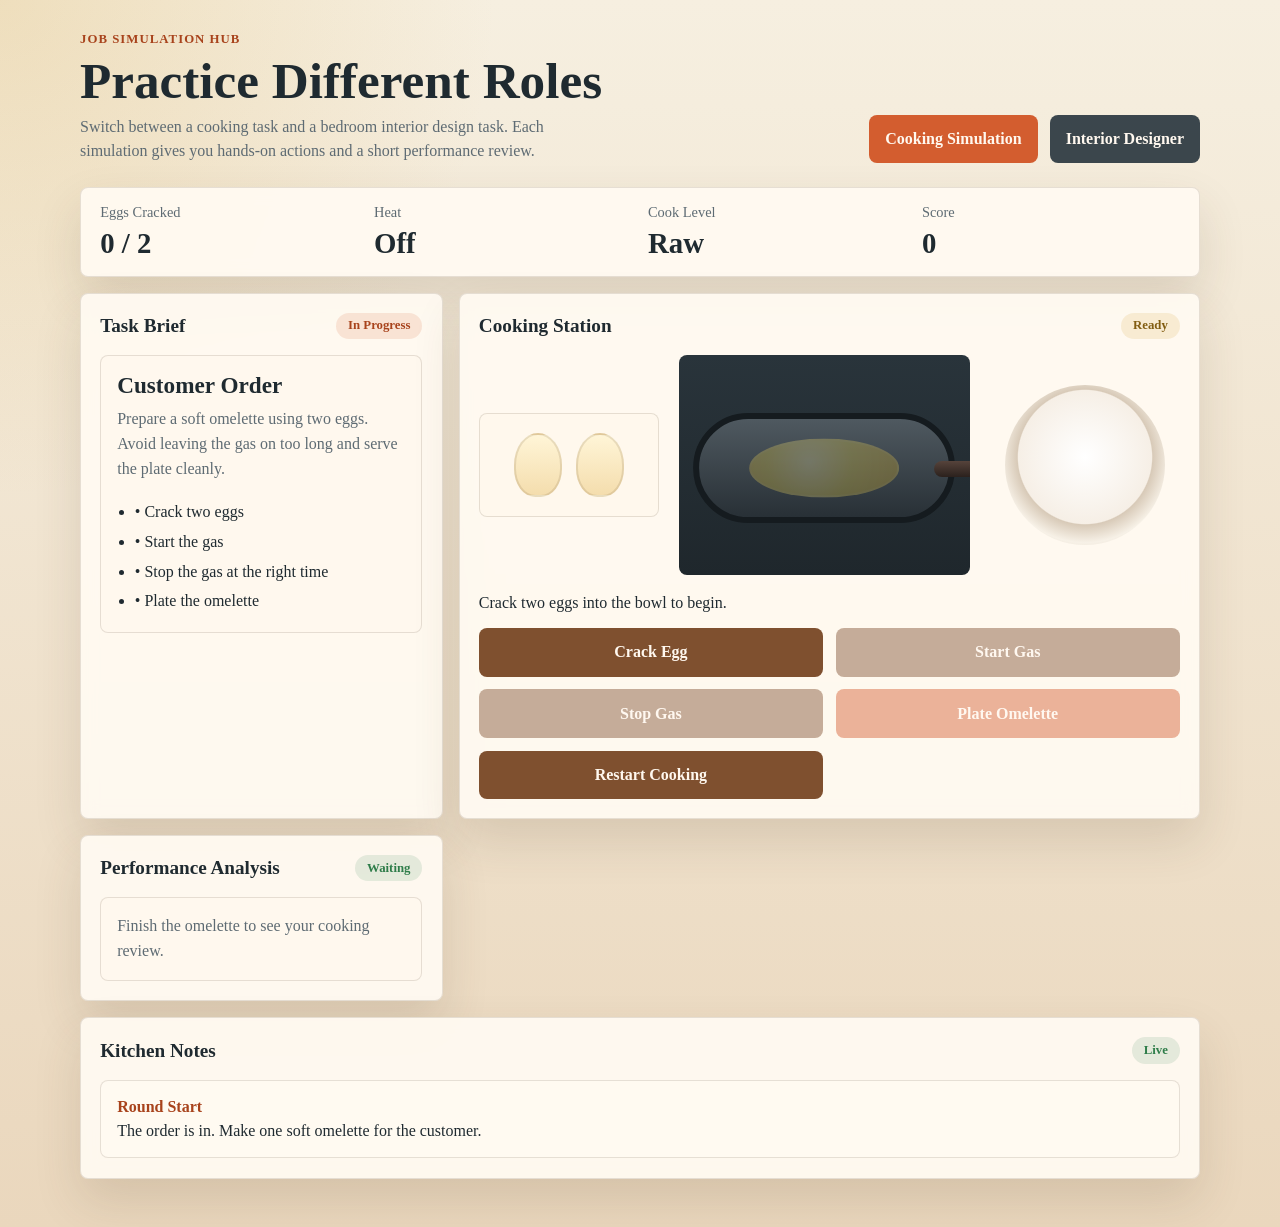
<file: index.html>
<!DOCTYPE html>
<html lang="en">
  <head>
    <meta charset="UTF-8" />
    <meta name="viewport" content="width=device-width, initial-scale=1.0" />
    <title>Job Simulation Hub</title>
    <link rel="stylesheet" href="styles.css" />
  </head>
  <body>
    <main class="app">
      <section class="hero">
        <div>
          <p class="eyebrow">Job Simulation Hub</p>
          <h1>Practice Different Roles</h1>
          <p class="intro">
            Switch between a cooking task and a bedroom interior design task.
            Each simulation gives you hands-on actions and a short performance review.
          </p>
        </div>
        <div class="sim-switch">
          <button id="showCookingBtn" class="accent">Cooking Simulation</button>
          <button id="showInteriorBtn" class="secondary">Interior Designer</button>
        </div>
      </section>

      <section id="cookingSim" class="simulation">
        <section class="dashboard">
          <article class="panel stats">
            <div>
              <span>Eggs Cracked</span>
              <strong id="eggCount">0 / 2</strong>
            </div>
            <div>
              <span>Heat</span>
              <strong id="heatState">Off</strong>
            </div>
            <div>
              <span>Cook Level</span>
              <strong id="cookState">Raw</strong>
            </div>
            <div>
              <span>Score</span>
              <strong id="score">0</strong>
            </div>
          </article>

          <article class="panel order-panel">
            <div class="panel-header">
              <h2>Task Brief</h2>
              <span id="taskTag" class="tag">In Progress</span>
            </div>
            <div class="order-card">
              <h3>Customer Order</h3>
              <p>
                Prepare a soft omelette using two eggs. Avoid leaving the gas on
                too long and serve the plate cleanly.
              </p>
              <ul id="taskSteps" class="steps"></ul>
            </div>
          </article>

          <article class="panel station-panel">
            <div class="panel-header">
              <h2>Cooking Station</h2>
              <span id="stationStatus" class="tag warm">Ready</span>
            </div>

            <div class="kitchen-scene">
              <div class="egg-tray">
                <div class="egg" id="egg1"><span class="crack-mark"></span></div>
                <div class="egg" id="egg2"><span class="crack-mark"></span></div>
              </div>

              <div class="stove">
                <div id="flame" class="flame off"></div>
                <div class="pan">
                  <div id="omelette" class="omelette raw"></div>
                </div>
              </div>

              <div class="plate-area">
                <div class="plate">
                  <div id="servedOmelette" class="served-omelette"></div>
                </div>
              </div>
            </div>

            <div class="meter-block">
              <div class="progress-bar">
                <div id="cookFill" class="progress-fill"></div>
              </div>
              <p id="progressLabel">Crack two eggs into the bowl to begin.</p>
            </div>

            <div class="actions">
              <button id="crackBtn">Crack Egg</button>
              <button id="gasBtn">Start Gas</button>
              <button id="stopBtn">Stop Gas</button>
              <button id="plateBtn" class="accent">Plate Omelette</button>
              <button id="restartBtn">Restart Cooking</button>
            </div>
          </article>

          <article class="panel analysis-panel">
            <div class="panel-header">
              <h2>Performance Analysis</h2>
              <span id="analysisTag" class="tag neutral">Waiting</span>
            </div>
            <div id="analysis" class="analysis">
              Finish the omelette to see your cooking review.
            </div>
          </article>

          <article class="panel log-panel">
            <div class="panel-header">
              <h2>Kitchen Notes</h2>
              <span class="tag neutral">Live</span>
            </div>
            <div id="log" class="log"></div>
          </article>
        </section>
      </section>

      <section id="interiorSim" class="simulation hidden">
        <section class="dashboard">
          <article class="panel stats">
            <div>
              <span>Placed Items</span>
              <strong id="placedCount">0 / 5</strong>
            </div>
            <div>
              <span>Selected</span>
              <strong id="selectedItem">None</strong>
            </div>
            <div>
              <span>Style Score</span>
              <strong id="interiorScore">0</strong>
            </div>
            <div>
              <span>Review</span>
              <strong id="interiorStatus">Planning</strong>
            </div>
          </article>

          <article class="panel order-panel">
            <div class="panel-header">
              <h2>Design Brief</h2>
              <span id="designTag" class="tag">Arrange Room</span>
            </div>
            <div class="order-card">
              <h3>Bedroom Client</h3>
              <p>
                Build a simple bedroom in a plain empty room. Add the bed,
                lamp, fan, stairs, and curtains in positions that feel natural and useful.
              </p>
              <div class="brief-notes">
                <span>Bed in a resting zone</span>
                <span>Curtains near window</span>
                <span>Keep movement open</span>
              </div>
              <ul id="designSteps" class="steps"></ul>
            </div>
          </article>

          <article class="panel station-panel">
            <div class="panel-header">
              <h2>Bedroom Layout</h2>
              <span id="designStation" class="tag warm">Arrange Furniture</span>
            </div>

            <div class="design-layout">
              <div class="furniture-bank">
                <button class="furniture-btn furniture-bed" data-item="bed" draggable="true">
                  <span class="furniture-icon"></span>
                  <span class="furniture-copy">
                    <strong>Bed</strong>
                    <small>Main sleep area</small>
                  </span>
                </button>
                <button class="furniture-btn furniture-lamp" data-item="lamp" draggable="true">
                  <span class="furniture-icon"></span>
                  <span class="furniture-copy">
                    <strong>Lamp</strong>
                    <small>Soft night lighting</small>
                  </span>
                </button>
                <button class="furniture-btn furniture-fan" data-item="fan" draggable="true">
                  <span class="furniture-icon"></span>
                  <span class="furniture-copy">
                    <strong>Fan</strong>
                    <small>Ceiling comfort</small>
                  </span>
                </button>
                <button class="furniture-btn furniture-stairs" data-item="stairs" draggable="true">
                  <span class="furniture-icon"></span>
                  <span class="furniture-copy">
                    <strong>Stairs</strong>
                    <small>Upper access point</small>
                  </span>
                </button>
                <button class="furniture-btn furniture-curtains" data-item="curtains" draggable="true">
                  <span class="furniture-icon"></span>
                  <span class="furniture-copy">
                    <strong>Curtains</strong>
                    <small>Window treatment</small>
                  </span>
                </button>
              </div>

              <div class="room-board">
                <div class="window-label">Window Wall</div>
                <div class="door-label">Entry</div>
                <button class="drop-spot spot-window-left" data-zone="window-left">Window Left</button>
                <button class="drop-spot spot-window-center" data-zone="window-center">Window Center</button>
                <button class="drop-spot spot-window-right" data-zone="window-right">Window Right</button>
                <button class="drop-spot spot-center-left" data-zone="center-left">Center Left</button>
                <button class="drop-spot spot-center" data-zone="center">Center</button>
                <button class="drop-spot spot-center-right" data-zone="center-right">Center Right</button>
                <button class="drop-spot spot-floor-left" data-zone="floor-left">Floor Left</button>
                <button class="drop-spot spot-floor-center" data-zone="floor-center">Floor Center</button>
                <button class="drop-spot spot-floor-right" data-zone="floor-right">Floor Right</button>
                <div id="placedItemsLayer" class="placed-items-layer"></div>
              </div>
            </div>

            <div class="actions">
              <button id="submitDesignBtn" class="accent">Submit Design</button>
              <button id="resetDesignBtn">Reset Bedroom</button>
            </div>
          </article>

          <article class="panel analysis-panel">
            <div class="panel-header">
              <h2>Design Analysis</h2>
              <span id="designAnalysisTag" class="tag neutral">Waiting</span>
            </div>
            <div id="designAnalysis" class="analysis">
              Arrange the furniture and submit the layout to see your review.
            </div>
          </article>

          <article class="panel log-panel">
            <div class="panel-header">
              <h2>Designer Notes</h2>
              <span class="tag neutral">Live</span>
            </div>
            <div id="designLog" class="log"></div>
          </article>
        </section>
      </section>
    </main>

    <script src="script.js"></script>
  </body>
</html>
</file>
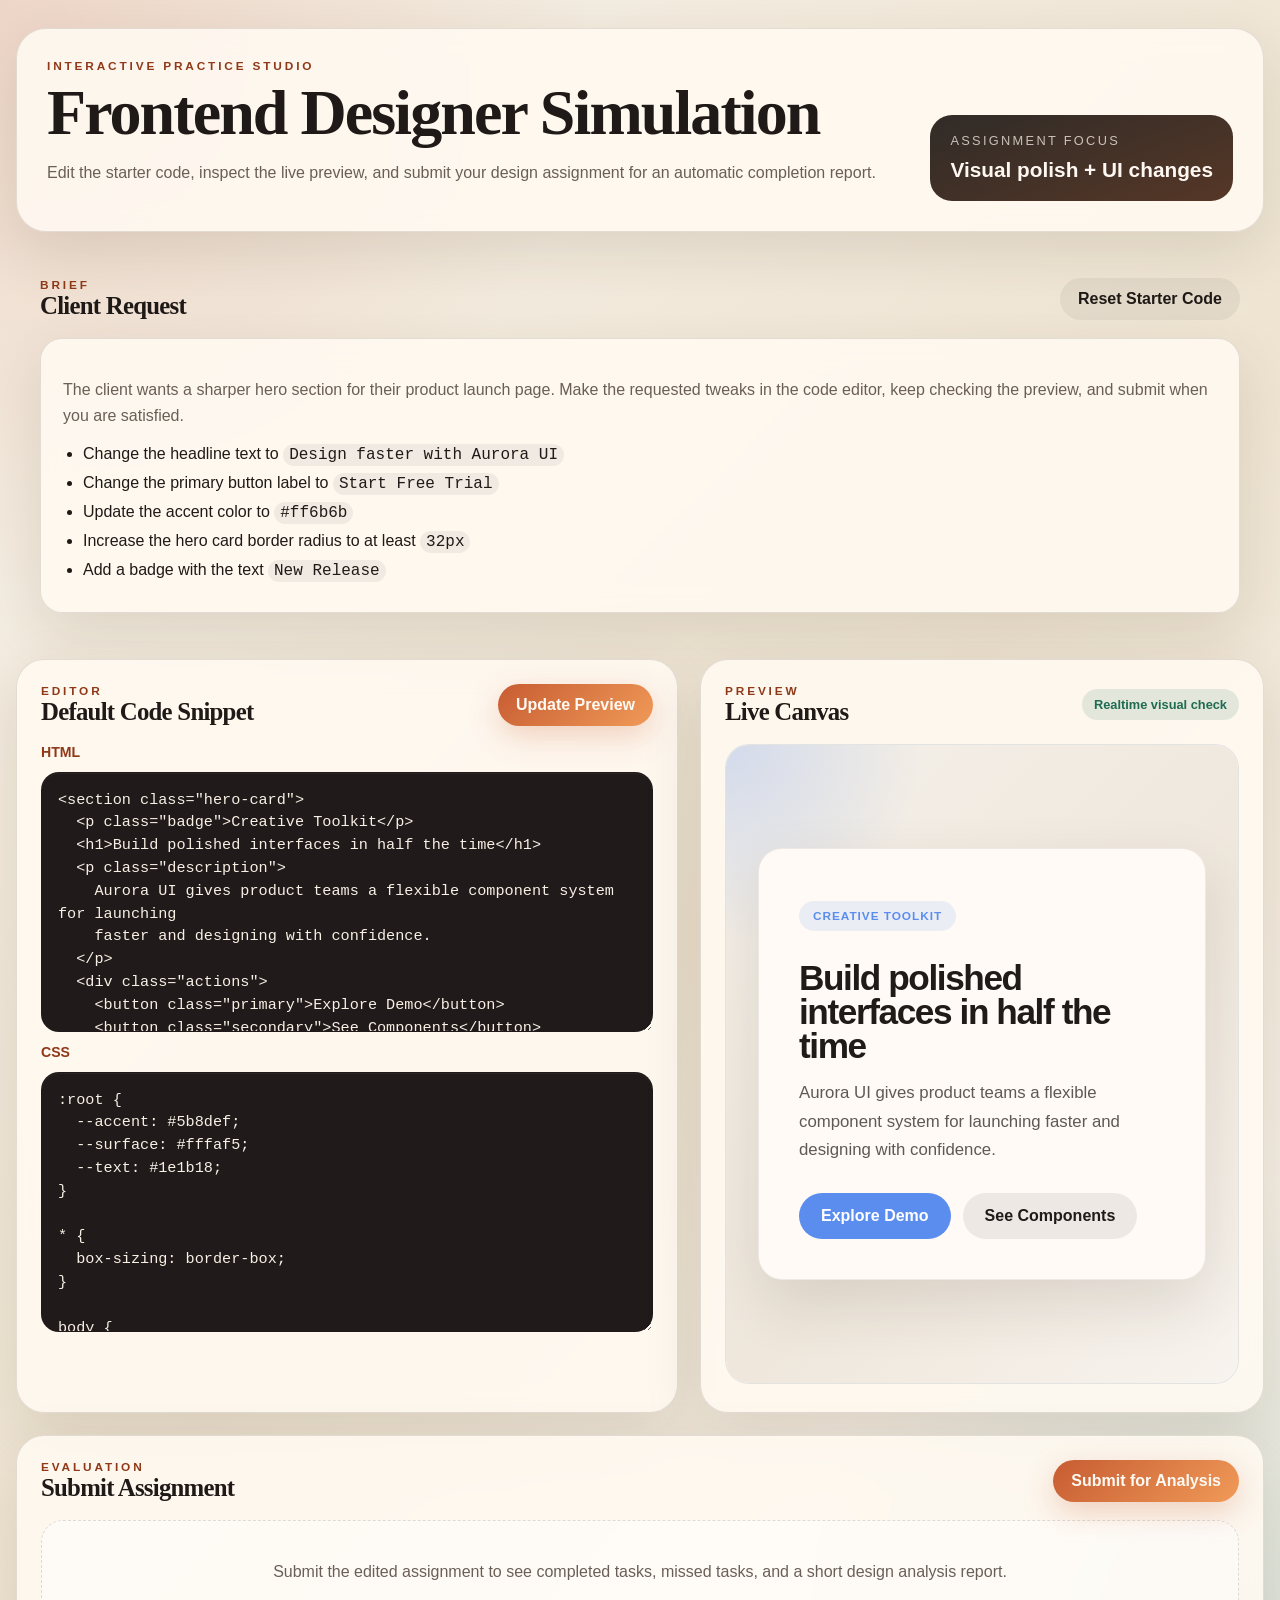
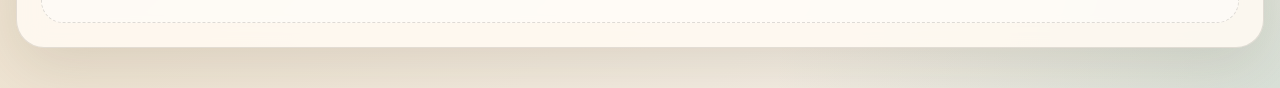
<file: index (7).html>
<!DOCTYPE html>
<html lang="en">
  <head>
    <meta charset="UTF-8" />
    <meta name="viewport" content="width=device-width, initial-scale=1.0" />
    <title>Frontend Designer Simulation</title>
    <link rel="stylesheet" href="styles (1).css" />
  </head>
  <body>
    <div class="page-shell">
      <header class="hero">
        <div>
          <p class="eyebrow">Interactive Practice Studio</p>
          <h1>Frontend Designer Simulation</h1>
          <p class="hero-copy">
            Edit the starter code, inspect the live preview, and submit your
            design assignment for an automatic completion report.
          </p>
        </div>
        <div class="hero-scorecard">
          <span>Assignment Focus</span>
          <strong>Visual polish + UI changes</strong>
        </div>
      </header>

      <main class="workspace">
        <section class="brief-panel">
          <div class="panel-heading">
            <div>
              <p class="eyebrow">Brief</p>
              <h2>Client Request</h2>
            </div>
            <button id="resetBtn" class="ghost-button" type="button">
              Reset Starter Code
            </button>
          </div>

          <div class="brief-card">
            <p>
              The client wants a sharper hero section for their product launch
              page. Make the requested tweaks in the code editor, keep checking
              the preview, and submit when you are satisfied.
            </p>

            <ul class="task-list" id="taskList">
              <li data-task="headline">
                Change the headline text to
                <code>Design faster with Aurora UI</code>
              </li>
              <li data-task="button">
                Change the primary button label to
                <code>Start Free Trial</code>
              </li>
              <li data-task="accent">
                Update the accent color to <code>#ff6b6b</code>
              </li>
              <li data-task="radius">
                Increase the hero card border radius to at least
                <code>32px</code>
              </li>
              <li data-task="badge">
                Add a badge with the text <code>New Release</code>
              </li>
            </ul>
          </div>
        </section>

        <section class="editor-preview-grid">
          <section class="editor-panel">
            <div class="panel-heading">
              <div>
                <p class="eyebrow">Editor</p>
                <h2>Default Code Snippet</h2>
              </div>
              <button id="previewBtn" class="primary-button" type="button">
                Update Preview
              </button>
            </div>

            <div class="editor-stack">
              <label class="editor-label" for="htmlEditor">HTML</label>
              <textarea id="htmlEditor" spellcheck="false"></textarea>
              <label class="editor-label" for="cssEditor">CSS</label>
              <textarea id="cssEditor" spellcheck="false"></textarea>
            </div>
          </section>

          <section class="preview-panel">
            <div class="panel-heading">
              <div>
                <p class="eyebrow">Preview</p>
                <h2>Live Canvas</h2>
              </div>
              <span class="preview-pill">Realtime visual check</span>
            </div>
            <iframe
              id="previewFrame"
              title="Live preview for assignment"
            ></iframe>
          </section>
        </section>

        <section class="submission-panel">
          <div class="panel-heading">
            <div>
              <p class="eyebrow">Evaluation</p>
              <h2>Submit Assignment</h2>
            </div>
            <button id="submitBtn" class="primary-button" type="button">
              Submit for Analysis
            </button>
          </div>

          <div id="report" class="report empty">
            <p>
              Submit the edited assignment to see completed tasks, missed tasks,
              and a short design analysis report.
            </p>
          </div>
        </section>
      </main>
    </div>

    <script src="script_copy.js"></script>
  </body>
</html>
</file>
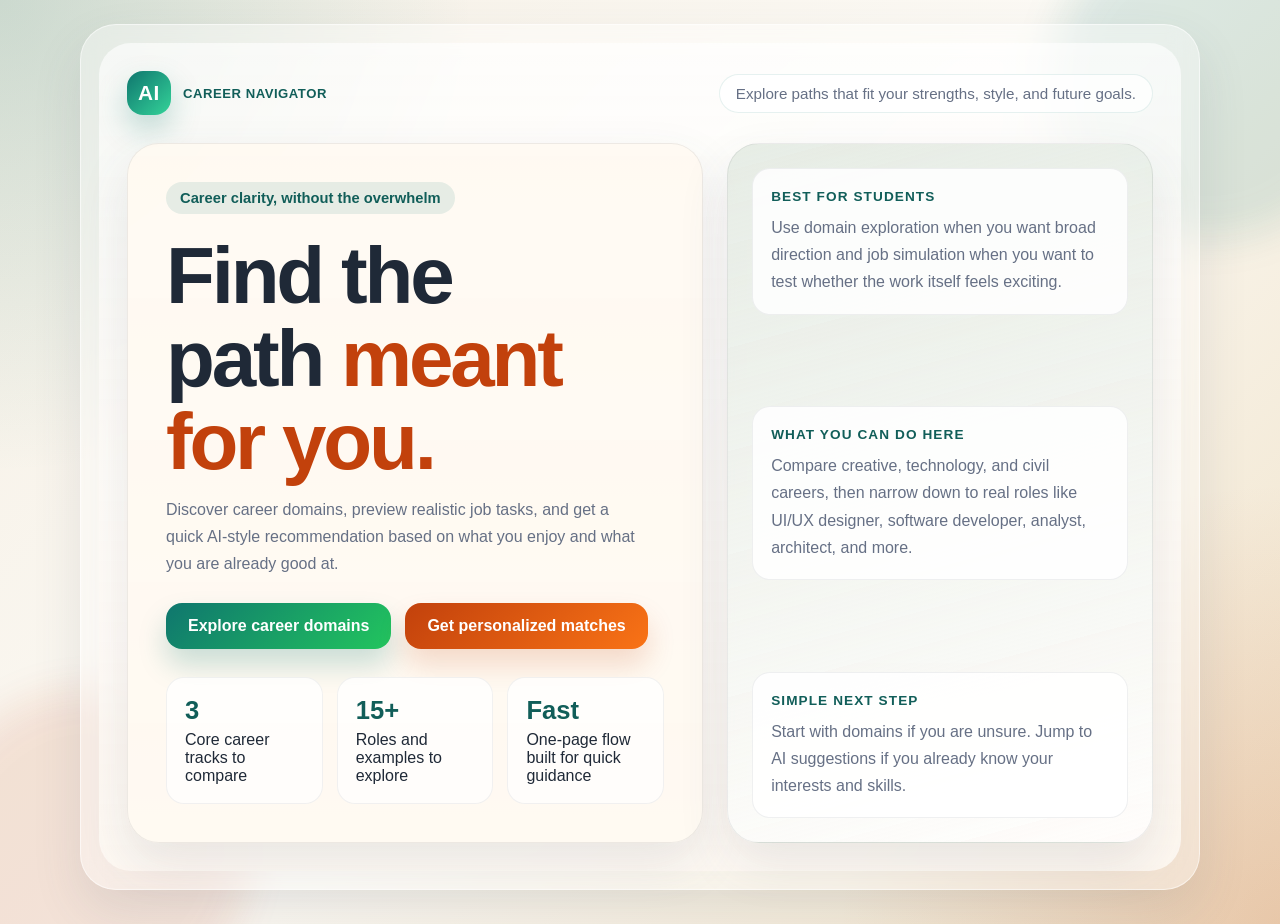
<file: index (8).html>
<!DOCTYPE html>
<html lang="en">
<head>
  <meta charset="UTF-8">
  <meta name="viewport" content="width=device-width, initial-scale=1.0">
  <title>AI Career Navigator</title>

  <style>
    :root {
      --bg: #f5efe4;
      --bg-accent: #efe1c7;
      --surface: rgba(255, 250, 242, 0.86);
      --surface-strong: #fffaf3;
      --text: #1f2937;
      --muted: #667085;
      --primary: #0f766e;
      --primary-deep: #115e59;
      --secondary: #c2410c;
      --secondary-soft: #fed7aa;
      --border: rgba(31, 41, 55, 0.08);
      --shadow: 0 22px 50px rgba(75, 85, 99, 0.12);
      --radius-xl: 32px;
      --radius-lg: 24px;
      --radius-md: 18px;
      --radius-sm: 14px;
    }

    * {
      box-sizing: border-box;
    }

    body {
      margin: 0;
      min-height: 100vh;
      font-family: "Trebuchet MS", "Aptos", sans-serif;
      color: var(--text);
      background:
        radial-gradient(circle at top left, rgba(15, 118, 110, 0.18), transparent 30%),
        radial-gradient(circle at bottom right, rgba(194, 65, 12, 0.16), transparent 28%),
        linear-gradient(135deg, var(--bg), #fcfaf5 50%, var(--bg-accent));
    }

    body::before,
    body::after {
      content: "";
      position: fixed;
      inset: auto;
      width: 320px;
      height: 320px;
      border-radius: 50%;
      filter: blur(20px);
      z-index: 0;
      pointer-events: none;
      opacity: 0.65;
    }

    body::before {
      top: -80px;
      right: -90px;
      background: rgba(15, 118, 110, 0.2);
    }

    body::after {
      bottom: -110px;
      left: -70px;
      background: rgba(194, 65, 12, 0.18);
    }

    .app-shell {
      position: relative;
      z-index: 1;
      width: min(1120px, calc(100% - 32px));
      margin: 24px auto;
      padding: 18px;
      border: 1px solid rgba(255, 255, 255, 0.55);
      border-radius: 36px;
      background: rgba(255, 255, 255, 0.38);
      backdrop-filter: blur(14px);
      box-shadow: var(--shadow);
    }

    .screen {
      display: none;
      min-height: calc(100vh - 84px);
      padding: 28px;
      border-radius: var(--radius-xl);
      background: linear-gradient(180deg, rgba(255, 255, 255, 0.62), rgba(255, 250, 244, 0.88));
      animation: fadeUp 0.45s ease;
    }

    .screen.active {
      display: block;
    }

    @keyframes fadeUp {
      from {
        opacity: 0;
        transform: translateY(18px);
      }
      to {
        opacity: 1;
        transform: translateY(0);
      }
    }

    .topbar {
      display: flex;
      align-items: center;
      justify-content: space-between;
      gap: 18px;
      margin-bottom: 28px;
    }

    .brand {
      display: flex;
      align-items: center;
      gap: 12px;
      font-weight: 700;
      letter-spacing: 0.04em;
      text-transform: uppercase;
      color: var(--primary-deep);
      font-size: 0.82rem;
    }

    .brand-mark {
      display: inline-flex;
      align-items: center;
      justify-content: center;
      width: 44px;
      height: 44px;
      border-radius: 16px;
      background: linear-gradient(135deg, var(--primary), #34d399);
      color: white;
      font-size: 1.3rem;
      box-shadow: 0 14px 30px rgba(15, 118, 110, 0.26);
    }

    .top-note {
      padding: 10px 16px;
      border-radius: 999px;
      background: rgba(255, 255, 255, 0.72);
      border: 1px solid rgba(15, 118, 110, 0.1);
      color: var(--muted);
      font-size: 0.95rem;
    }

    .hero {
      display: grid;
      grid-template-columns: 1.15fr 0.85fr;
      gap: 24px;
      align-items: stretch;
    }

    .hero-copy,
    .hero-panel,
    .section-panel,
    .results-panel,
    .simulation-panel {
      border-radius: var(--radius-xl);
      background: var(--surface);
      border: 1px solid var(--border);
      box-shadow: var(--shadow);
    }

    .hero-copy {
      padding: 38px;
    }

    .eyebrow {
      display: inline-flex;
      align-items: center;
      gap: 8px;
      padding: 8px 14px;
      margin-bottom: 20px;
      border-radius: 999px;
      background: rgba(15, 118, 110, 0.1);
      color: var(--primary-deep);
      font-size: 0.92rem;
      font-weight: 700;
    }

    h1,
    h2 {
      margin: 0 0 12px;
      line-height: 1.04;
      letter-spacing: -0.04em;
    }

    h1 {
      font-size: clamp(2.8rem, 7vw, 5rem);
      max-width: 9ch;
    }

    h2 {
      font-size: clamp(2rem, 4vw, 3rem);
    }

    .gradient {
      color: var(--secondary);
    }

    p {
      margin: 0;
      color: var(--muted);
      line-height: 1.7;
      font-size: 1rem;
    }

    .hero-text {
      max-width: 54ch;
      margin-bottom: 26px;
    }

    .cta-row,
    .secondary-row,
    .action-row {
      display: flex;
      flex-wrap: wrap;
      gap: 14px;
      align-items: center;
    }

    .btn,
    .back-btn {
      appearance: none;
      border: none;
      cursor: pointer;
      font: inherit;
      transition: transform 0.22s ease, box-shadow 0.22s ease, background 0.22s ease;
    }

    .btn {
      padding: 14px 22px;
      border-radius: 16px;
      background: linear-gradient(135deg, var(--primary), #22c55e);
      color: white;
      font-weight: 700;
      box-shadow: 0 16px 28px rgba(15, 118, 110, 0.22);
    }

    .btn.secondary {
      background: linear-gradient(135deg, var(--secondary), #f97316);
      box-shadow: 0 16px 28px rgba(194, 65, 12, 0.18);
    }

    .back-btn,
    .btn.ghost {
      padding: 13px 20px;
      border-radius: 16px;
      background: rgba(255, 255, 255, 0.8);
      color: var(--text);
      border: 1px solid rgba(31, 41, 55, 0.08);
      box-shadow: 0 10px 24px rgba(148, 163, 184, 0.16);
    }

    .btn:hover,
    .back-btn:hover,
    .card:hover,
    .domain-card:hover {
      transform: translateY(-3px);
    }

    .highlights {
      display: grid;
      grid-template-columns: repeat(3, minmax(0, 1fr));
      gap: 14px;
      margin-top: 28px;
    }

    .stat {
      padding: 18px;
      border-radius: var(--radius-md);
      background: rgba(255, 255, 255, 0.76);
      border: 1px solid rgba(31, 41, 55, 0.06);
    }

    .stat strong {
      display: block;
      margin-bottom: 6px;
      font-size: 1.6rem;
      color: var(--primary-deep);
    }

    .hero-panel {
      padding: 24px;
      display: flex;
      flex-direction: column;
      justify-content: space-between;
      background:
        linear-gradient(165deg, rgba(15, 118, 110, 0.1), rgba(255, 255, 255, 0.75)),
        var(--surface);
    }

    .hero-panel .mini-card {
      padding: 18px;
      border-radius: var(--radius-md);
      background: rgba(255, 255, 255, 0.88);
      border: 1px solid rgba(31, 41, 55, 0.07);
      margin-bottom: 14px;
    }

    .mini-card:last-child {
      margin-bottom: 0;
    }

    .mini-label {
      display: inline-block;
      margin-bottom: 10px;
      color: var(--primary-deep);
      font-weight: 700;
      font-size: 0.85rem;
      text-transform: uppercase;
      letter-spacing: 0.08em;
    }

    .section-panel,
    .results-panel,
    .simulation-panel {
      padding: 34px;
    }

    .section-header {
      display: flex;
      align-items: end;
      justify-content: space-between;
      gap: 16px;
      margin-bottom: 24px;
    }

    .section-header p {
      max-width: 46ch;
    }

    .vertical-cards,
    .card-grid,
    .option-grid,
    .result-grid {
      display: grid;
      gap: 18px;
    }

    .vertical-cards {
      grid-template-columns: repeat(3, minmax(0, 1fr));
    }

    .card-grid,
    .option-grid,
    .result-grid {
      grid-template-columns: repeat(auto-fit, minmax(220px, 1fr));
    }

    .card-grid {
      grid-template-columns: repeat(auto-fit, minmax(260px, 320px));
      justify-content: center;
    }

    .domain-card,
    .card,
    .option {
      padding: 22px;
      border-radius: var(--radius-lg);
      background: rgba(255, 255, 255, 0.86);
      border: 1px solid rgba(31, 41, 55, 0.07);
      box-shadow: 0 16px 32px rgba(148, 163, 184, 0.12);
      transition: transform 0.22s ease, box-shadow 0.22s ease, border-color 0.22s ease;
    }

    .domain-card {
      text-align: left;
      cursor: pointer;
    }

    .domain-card:hover,
    .card:hover {
      border-color: rgba(15, 118, 110, 0.25);
      box-shadow: 0 22px 42px rgba(15, 118, 110, 0.14);
    }

    .domain-icon,
    .card-icon {
      display: inline-flex;
      align-items: center;
      justify-content: center;
      width: 48px;
      height: 48px;
      margin-bottom: 16px;
      border-radius: 16px;
      background: linear-gradient(135deg, rgba(15, 118, 110, 0.14), rgba(34, 197, 94, 0.2));
      color: var(--primary-deep);
      font-size: 1.3rem;
    }

    .domain-card h3,
    .card h3,
    .result-card h3 {
      margin: 0 0 8px;
      font-size: 1.2rem;
    }

    .domain-card small,
    .card small {
      display: block;
      color: var(--muted);
      line-height: 1.6;
      font-size: 0.96rem;
    }

    .card {
      cursor: pointer;
      text-align: left;
    }

    .card .tag,
    .chip {
      display: inline-flex;
      align-items: center;
      gap: 8px;
      padding: 7px 12px;
      border-radius: 999px;
      background: rgba(15, 118, 110, 0.1);
      color: var(--primary-deep);
      font-size: 0.82rem;
      font-weight: 700;
      margin-bottom: 12px;
    }

    .form-grid {
      display: grid;
      grid-template-columns: repeat(3, minmax(0, 1fr));
      gap: 16px;
      margin: 24px 0;
    }

    label {
      display: block;
      text-align: left;
      font-weight: 700;
      margin-bottom: 8px;
      font-size: 0.95rem;
      color: var(--text);
    }

    input {
      width: 100%;
      padding: 14px 16px;
      border-radius: 16px;
      border: 1px solid rgba(31, 41, 55, 0.1);
      background: rgba(255, 255, 255, 0.85);
      color: var(--text);
      font: inherit;
      outline: none;
      transition: border-color 0.2s ease, box-shadow 0.2s ease;
    }

    input:focus {
      border-color: rgba(15, 118, 110, 0.45);
      box-shadow: 0 0 0 4px rgba(15, 118, 110, 0.12);
    }

    .result-card {
      padding: 24px;
      border-radius: var(--radius-lg);
      background: linear-gradient(180deg, rgba(255, 255, 255, 0.95), rgba(255, 248, 239, 0.88));
      border: 1px solid rgba(31, 41, 55, 0.08);
      box-shadow: 0 20px 36px rgba(148, 163, 184, 0.14);
      text-align: left;
    }

    .result-score {
      font-size: 2rem;
      font-weight: 800;
      color: var(--secondary);
      margin: 10px 0 4px;
    }

    .result-meta {
      color: var(--muted);
      line-height: 1.7;
    }

    .option {
      text-align: left;
      background: linear-gradient(180deg, rgba(240, 253, 250, 0.8), rgba(255, 255, 255, 0.9));
    }

    .option strong {
      display: block;
      margin-bottom: 10px;
      font-size: 1.05rem;
    }

    .footer-note {
      margin-top: 24px;
      color: var(--muted);
      font-size: 0.95rem;
    }

    @media (max-width: 900px) {
      .hero,
      .vertical-cards,
      .form-grid {
        grid-template-columns: 1fr;
      }

      .screen {
        padding: 20px;
        min-height: auto;
      }

      .section-header,
      .topbar {
        flex-direction: column;
        align-items: flex-start;
      }

      h1 {
        max-width: none;
      }
    }

    @media (max-width: 560px) {
      .app-shell {
        width: min(100% - 18px, 100%);
        margin: 10px auto;
        padding: 10px;
        border-radius: 24px;
      }

      .hero-copy,
      .hero-panel,
      .section-panel,
      .results-panel,
      .simulation-panel {
        padding: 22px;
      }

      .btn,
      .back-btn {
        width: 100%;
        justify-content: center;
      }

      .cta-row,
      .secondary-row,
      .action-row {
        width: 100%;
      }
    }
  </style>
</head>

<body>
  <div class="app-shell">
    <div id="landing" class="screen active">
      <div class="topbar">
        <div class="brand">
          <span class="brand-mark">AI</span>
          <span>Career Navigator</span>
        </div>
        <div class="top-note">Explore paths that fit your strengths, style, and future goals.</div>
      </div>

      <div class="hero">
        <section class="hero-copy">
          <div class="eyebrow">Career clarity, without the overwhelm</div>
          <h1>Find the path <span class="gradient">meant for you.</span></h1>
          <p class="hero-text">
            Discover career domains, preview realistic job tasks, and get a quick AI-style recommendation based on what you enjoy and what you are already good at.
          </p>

          <div class="cta-row">
            <button class="btn" onclick="show('domains')">Explore career domains</button>
            <button class="btn secondary" onclick="show('ai')">Get personalized matches</button>
          </div>

          <div class="highlights">
            <div class="stat">
              <strong>3</strong>
              Core career tracks to compare
            </div>
            <div class="stat">
              <strong>15+</strong>
              Roles and examples to explore
            </div>
            <div class="stat">
              <strong>Fast</strong>
              One-page flow built for quick guidance
            </div>
          </div>
        </section>

        <aside class="hero-panel">
          <div class="mini-card">
            <span class="mini-label">Best for students</span>
            <p>Use domain exploration when you want broad direction and job simulation when you want to test whether the work itself feels exciting.</p>
          </div>
          <div class="mini-card">
            <span class="mini-label">What you can do here</span>
            <p>Compare creative, technology, and civil careers, then narrow down to real roles like UI/UX designer, software developer, analyst, architect, and more.</p>
          </div>
          <div class="mini-card">
            <span class="mini-label">Simple next step</span>
            <p>Start with domains if you are unsure. Jump to AI suggestions if you already know your interests and skills.</p>
          </div>
        </aside>
      </div>
    </div>

    <div id="domains" class="screen">
      <div class="topbar">
        <div class="brand">
          <span class="brand-mark">AI</span>
          <span>Career Navigator</span>
        </div>
        <button class="back-btn" onclick="show('landing')">Back to home</button>
      </div>

      <section class="section-panel">
        <div class="section-header">
          <div>
            <h2>Choose Your Domain</h2>
            <p>Pick the world you want to explore first. Each one opens role ideas and quick simulations so you can see what the work actually looks like.</p>
          </div>
          <span class="chip">Start broad, narrow fast</span>
        </div>

        <div class="vertical-cards">
          <div class="domain-card" onclick="showJobs('creative')">
            <div class="domain-icon">CR</div>
            <h3>Creative</h3>
            <small>Design, media, storytelling, brand building, visuals, and audience-focused work.</small>
          </div>

          <div class="domain-card" onclick="showJobs('tech')">
            <div class="domain-icon">TE</div>
            <h3>Technology</h3>
            <small>Software, data, AI, cybersecurity, digital products, and problem-solving systems work.</small>
          </div>

          <div class="domain-card" onclick="showJobs('civil')">
            <div class="domain-icon">CV</div>
            <h3>Civil</h3>
            <small>Infrastructure, architecture, planning, construction, and building the physical world.</small>
          </div>
        </div>
      </section>
    </div>

    <div id="jobs" class="screen">
      <div class="topbar">
        <div class="brand">
          <span class="brand-mark">AI</span>
          <span>Career Navigator</span>
        </div>
        <button class="back-btn" onclick="show('domains')">Back to domains</button>
      </div>

      <section class="section-panel">
        <div class="section-header">
          <div>
            <h2 id="jobTitle">Jobs</h2>
            <p id="jobIntro">Select a role to preview the kind of tasks you might handle in that career.</p>
          </div>
          <span class="chip">Tap any role for a simulation</span>
        </div>

        <div id="jobList" class="card-grid"></div>
      </section>
    </div>

    <div id="simulation" class="screen">
      <div class="topbar">
        <div class="brand">
          <span class="brand-mark">AI</span>
          <span>Career Navigator</span>
        </div>
        <button class="back-btn" onclick="show('jobs')">Back to jobs</button>
      </div>

      <section class="simulation-panel">
        <div class="section-header">
          <div>
            <h2 id="simulationTitle">Job Simulation</h2>
            <p id="simulationIntro">Here is a quick preview of the kind of tasks this role may involve.</p>
          </div>
          <span class="chip">Mini role preview</span>
        </div>

        <div id="simContent" class="option-grid"></div>
        <p class="footer-note">These tasks are simplified examples to help you picture the job, not a full curriculum.</p>
      </section>
    </div>

    <div id="ai" class="screen">
      <div class="topbar">
        <div class="brand">
          <span class="brand-mark">AI</span>
          <span>Career Navigator</span>
        </div>
        <button class="back-btn" onclick="show('landing')">Back to home</button>
      </div>

      <section class="section-panel">
        <div class="section-header">
          <div>
            <h2>AI Career Suggestion</h2>
            <p>Tell the app what you enjoy, what you already know, and how you like to work. It will generate your best-fit role matches.</p>
          </div>
          <span class="chip">Personalized in one step</span>
        </div>

        <div class="form-grid">
          <div>
            <label for="interests">Interests</label>
            <input id="interests" placeholder="Example: design, apps, storytelling">
          </div>
          <div>
            <label for="skills">Skills</label>
            <input id="skills" placeholder="Example: coding, drawing, analysis">
          </div>
          <div>
            <label for="preferences">Preferences</label>
            <input id="preferences" placeholder="Example: remote work, teamwork, field work">
          </div>
        </div>

        <div class="action-row">
          <button class="btn secondary" onclick="generateSuggestions()">Generate matches</button>
          <button class="btn ghost" onclick="fillSample()">Try sample inputs</button>
        </div>
      </section>
    </div>

    <div id="result" class="screen">
      <div class="topbar">
        <div class="brand">
          <span class="brand-mark">AI</span>
          <span>Career Navigator</span>
        </div>
        <button class="back-btn" onclick="show('ai')">Edit preferences</button>
      </div>

      <section class="results-panel">
        <div class="section-header">
          <div>
            <h2>Your Career Matches</h2>
            <p id="resultSummary">These recommendations are based on the details you entered.</p>
          </div>
          <span class="chip">Top 3 suggestions</span>
        </div>

        <div id="resultList" class="result-grid"></div>
      </section>
    </div>
  </div>

  <script src="job-simulations.js"></script>
  <script>
    const jobData = {
      creative: {
        title: "Creative Careers",
        intro: "These roles blend visual thinking, communication, and storytelling. Select one to see a small work sample.",
        jobs: [
          { id: "ui", name: "UI/UX Designer", tag: "Product design", desc: "Create interfaces that are intuitive, polished, and user-friendly." },
          { id: "graphic", name: "Graphic Designer", tag: "Visual branding", desc: "Build visual assets for campaigns, brands, and digital experiences." },
          { id: "animator", name: "Animator", tag: "Motion storytelling", desc: "Bring ideas to life through motion, timing, and character work." },
          { id: "video", name: "Video Editor", tag: "Media production", desc: "Turn raw footage into engaging short-form and long-form content." },
          { id: "content", name: "Content Creator", tag: "Audience growth", desc: "Plan, write, and publish content that informs or entertains." }
        ]
      },
      tech: {
        title: "Technology Careers",
        intro: "These roles focus on systems, logic, products, and solving practical problems with technology.",
        jobs: [
          { id: "dev", name: "Software Developer", tag: "Engineering", desc: "Design and build applications, features, and backend logic." },
          { id: "data", name: "Data Analyst", tag: "Insights", desc: "Find patterns in data and turn them into business decisions." },
          { id: "web", name: "Web Developer", tag: "Frontend and backend", desc: "Create websites and web apps that users interact with every day." },
          { id: "ai", name: "AI Engineer", tag: "Machine learning", desc: "Build smart tools and automate decisions with AI systems." },
          { id: "cyber", name: "Cybersecurity Analyst", tag: "Digital protection", desc: "Protect systems, data, and users from security threats." }
        ]
      },
      civil: {
        title: "Civil Services Careers",
        intro: "These careers focus on public administration, law enforcement, diplomacy, and serving the country through government roles.",
        jobs: [
          { id: "ias", name: "IAS Officer", tag: "Administration", desc: "Manage public administration, policy execution, and district governance." },
          { id: "ips", name: "IPS Officer", tag: "Law and order", desc: "Lead police administration, public safety, and crime prevention." },
          { id: "ifs", name: "IFS Officer", tag: "Diplomacy", desc: "Represent India in foreign affairs, diplomacy, and international relations." },
          { id: "irs", name: "IRS Officer", tag: "Revenue", desc: "Handle taxation, revenue administration, and financial enforcement." },
          { id: "ies", name: "IES Officer", tag: "Public systems", desc: "Work on policy-backed engineering and infrastructure decisions in government." }
        ]
      }
    };

    function show(id) {
      document.querySelectorAll(".screen").forEach((screen) => screen.classList.remove("active"));
      document.getElementById(id).classList.add("active");
      window.scrollTo({ top: 0, behavior: "smooth" });
    }

    function showJobs(domain) {
      const selected = jobData[domain];
      document.getElementById("jobTitle").innerText = selected.title;
      document.getElementById("jobIntro").innerText = selected.intro;

      document.getElementById("jobList").innerHTML = selected.jobs.map((job) => `
        <div class="card" onclick="openSimulation('${job.id}')">
          <div class="tag">${job.tag}</div>
          <h3>${job.name}</h3>
          <small>${job.desc}</small>
        </div>
      `).join("");

      show("jobs");
    }

    function simulate(type) {
      const selected = simulationData[type] || {
        title: "Job Simulation",
        intro: "Here is a quick preview of the kind of work the role may include.",
        tasks: [
          { title: "Explore the role", detail: "Review the common responsibilities, tools, and decisions involved." }
        ]
      };

      document.getElementById("simulationTitle").innerText = selected.title;
      document.getElementById("simulationIntro").innerText = selected.intro;
      document.getElementById("simContent").innerHTML = selected.tasks.map((task) => `
        <div class="option">
          <strong>${task.title}</strong>
          <span>${task.detail}</span>
        </div>
      `).join("");

      show("simulation");
    }

    function openSimulation(type) {
      window.location.href = `simulation.html?job=${encodeURIComponent(type)}`;
    }

    function fillSample() {
      document.getElementById("interests").value = "apps, technology, solving problems";
      document.getElementById("skills").value = "coding, logical thinking, communication";
      document.getElementById("preferences").value = "teamwork, remote work, creativity";
    }

    function generateSuggestions() {
      const interests = document.getElementById("interests").value.trim().toLowerCase();
      const skills = document.getElementById("skills").value.trim().toLowerCase();
      const preferences = document.getElementById("preferences").value.trim().toLowerCase();
      const combined = `${interests} ${skills} ${preferences}`;

      const roles = [
        {
          name: "Software Developer",
          future: "Growth path: product engineering, full-stack, mobile",
          fit: ["coding", "apps", "technology", "logical", "problem", "remote", "teamwork"],
          base: 72
        },
        {
          name: "UI/UX Designer",
          future: "Growth path: product design, research, design systems",
          fit: ["design", "creativity", "creative", "users", "apps", "visual", "storytelling"],
          base: 68
        },
        {
          name: "Data Analyst",
          future: "Growth path: analytics, BI, strategy, operations",
          fit: ["analysis", "data", "logical", "patterns", "research", "business"],
          base: 66
        },
        {
          name: "AI Engineer",
          future: "Growth path: ML systems, AI products, automation",
          fit: ["ai", "technology", "coding", "automation", "models", "problem"],
          base: 67
        },
        {
          name: "Architect",
          future: "Growth path: spatial design, planning, sustainable design",
          fit: ["buildings", "design", "space", "field", "planning", "construction"],
          base: 64
        }
      ];

      const ranked = roles.map((role) => {
        const hits = role.fit.filter((keyword) => combined.includes(keyword)).length;
        return {
          ...role,
          score: Math.min(role.base + hits * 6, 96)
        };
      }).sort((a, b) => b.score - a.score).slice(0, 3);

      document.getElementById("resultSummary").innerText =
        interests || skills || preferences
          ? `Based on your interests in ${interests || "your chosen areas"}, your current strengths, and the way you prefer to work, these are your strongest matches.`
          : "These recommendations are based on a balanced starter profile.";

      document.getElementById("resultList").innerHTML = ranked.map((role) => `
        <div class="result-card">
          <div class="chip">Recommended role</div>
          <h3>${role.name}</h3>
          <div class="result-score">${role.score}% match</div>
          <div class="result-meta">${role.future}</div>
        </div>
      `).join("");

      show("result");
    }
  </script>
</body>
</html>
</file>
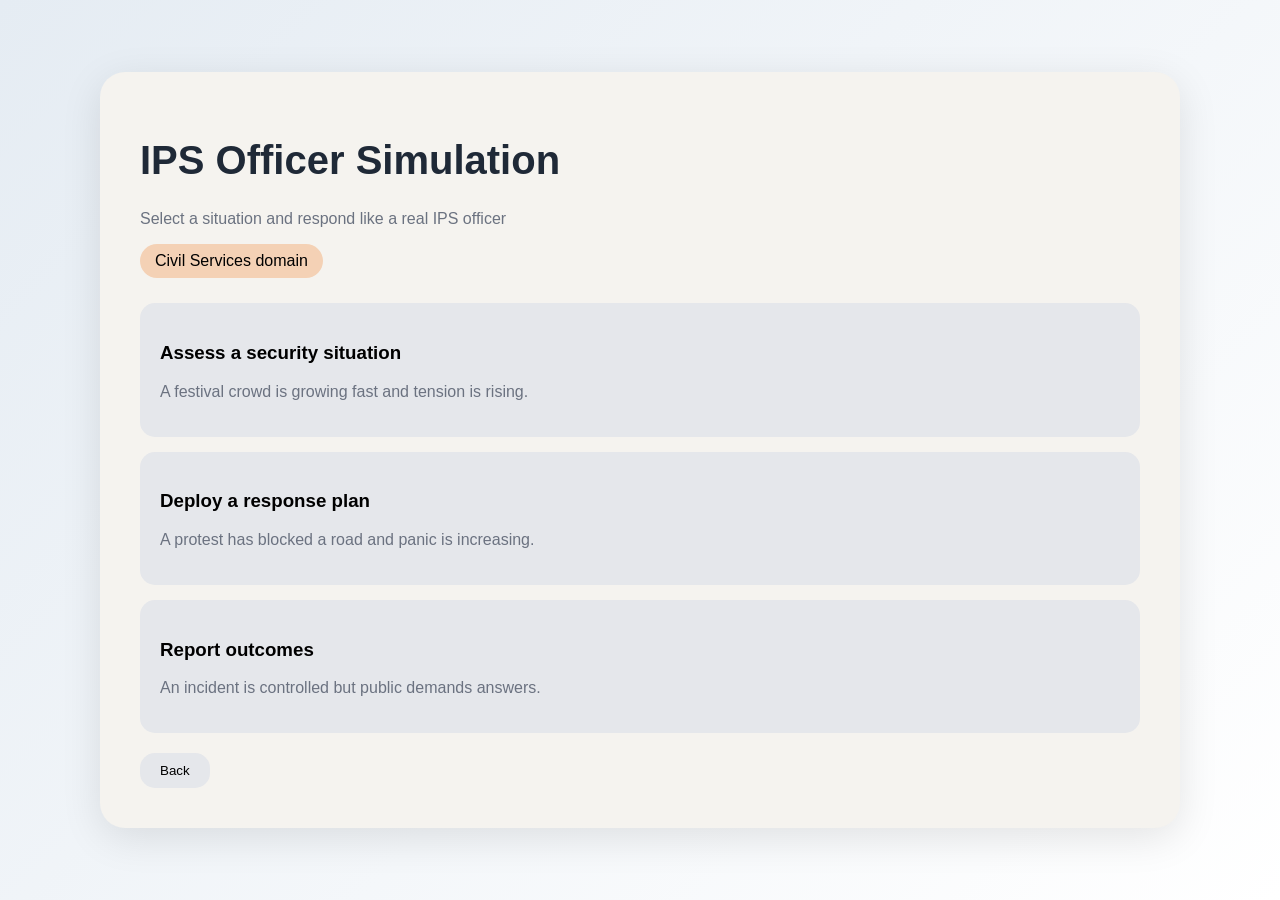
<file: ips-simulation.html>
<!DOCTYPE html>
<html>
<head>
  <title>IPS Simulation</title>

  <style>
    body {
      margin: 0;
      font-family: 'Segoe UI', sans-serif;
      background: linear-gradient(135deg, #e5ecf3, #ffffff);
      display: flex;
      justify-content: center;
      align-items: center;
      height: 100vh;
    }

    .container {
      width: 90%;
      max-width: 1000px;
      background: #f5f3ef;
      padding: 40px;
      border-radius: 25px;
      box-shadow: 0 10px 40px rgba(0,0,0,0.1);
    }

    h1 { font-size: 40px; color: #1f2937; }
    p { color: #6b7280; }

    .tag {
      background: #f4d1b5;
      padding: 8px 15px;
      border-radius: 20px;
      display: inline-block;
      margin-bottom: 10px;
    }

    .card {
      background: #e5e7eb;
      padding: 20px;
      border-radius: 15px;
      margin-top: 15px;
      cursor: pointer;
      transition: 0.3s;
    }

    .card:hover {
      transform: translateY(-5px);
      background: #d1d5db;
    }

    textarea {
      width: 100%;
      height: 100px;
      margin-top: 15px;
      padding: 10px;
      border-radius: 10px;
      border: none;
    }

    .btn {
      margin-top: 10px;
      padding: 10px 20px;
      border-radius: 15px;
      border: none;
      background: #6366f1;
      color: white;
      cursor: pointer;
    }

    .result {
      margin-top: 20px;
      padding: 15px;
      border-radius: 10px;
      font-weight: bold;
    }

    .good { background: #dcfce7; color: #065f46; }
    .mid { background: #fef9c3; color: #92400e; }
    .bad { background: #fee2e2; color: #991b1b; }

    .back-btn {
      margin-top: 20px;
      padding: 10px 20px;
      border-radius: 15px;
      border: none;
      background: #e5e7eb;
      cursor: pointer;
    }

  </style>
</head>

<body>

<div class="container">

  <h1>IPS Officer Simulation</h1>
  <p>Select a situation and respond like a real IPS officer</p>

  <div class="tag">Civil Services domain</div>

  <div class="card" onclick="loadScenario('crowd')">
    <h3>Assess a security situation</h3>
    <p>A festival crowd is growing fast and tension is rising.</p>
  </div>

  <div class="card" onclick="loadScenario('protest')">
    <h3>Deploy a response plan</h3>
    <p>A protest has blocked a road and panic is increasing.</p>
  </div>

  <div class="card" onclick="loadScenario('report')">
    <h3>Report outcomes</h3>
    <p>An incident is controlled but public demands answers.</p>
  </div>

  <div id="simulationArea"></div>

  <button class="back-btn" onclick="goBack()">Back</button>

</div>

<script>

function loadScenario(type) {

  let text = "";

  if (type === "crowd") {
    text = "A large crowd is becoming uncontrollable. What will you do?";
  }

  else if (type === "protest") {
    text = "A protest is blocking roads and panic is spreading. How will you handle it?";
  }

  else {
    text = "Public is demanding explanation after an incident. What will you communicate?";
  }

  document.getElementById("simulationArea").innerHTML = `
    <div class="card">
      <p><b>Scenario:</b> ${text}</p>

      <textarea id="userAnswer" placeholder="Type your response..."></textarea>

      <button class="btn" onclick="judgeAnswer()">Submit</button>
    </div>

    <div id="resultBox"></div>
  `;
}

function judgeAnswer() {

  let answer = document.getElementById("userAnswer").value.toLowerCase();
  let score = 0;

  // Analysis
  if (answer.includes("assess") || answer.includes("analyze")) score += 2;

  // Action
  if (answer.includes("control") || answer.includes("manage") || answer.includes("deploy")) score += 2;

  // Safety
  if (answer.includes("safety") || answer.includes("public")) score += 2;

  // Communication
  if (answer.includes("inform") || answer.includes("communicate")) score += 2;

  if (answer.length < 40) score -= 2;

  let result = "";

  if (score >= 6) {
    result = `<div class="result good">✅ Excellent decision-making and leadership.</div>`;
  }
  else if (score >= 3) {
    result = `<div class="result mid">⚠ Moderate response. Needs clarity and planning.</div>`;
  }
  else {
    result = `<div class="result bad">❌ Weak response. Lacks control and responsibility.</div>`;
  }

  document.getElementById("resultBox").innerHTML = result;
}

function goBack() {
  window.history.back();
}

</script>

</body>
</html>
</file>
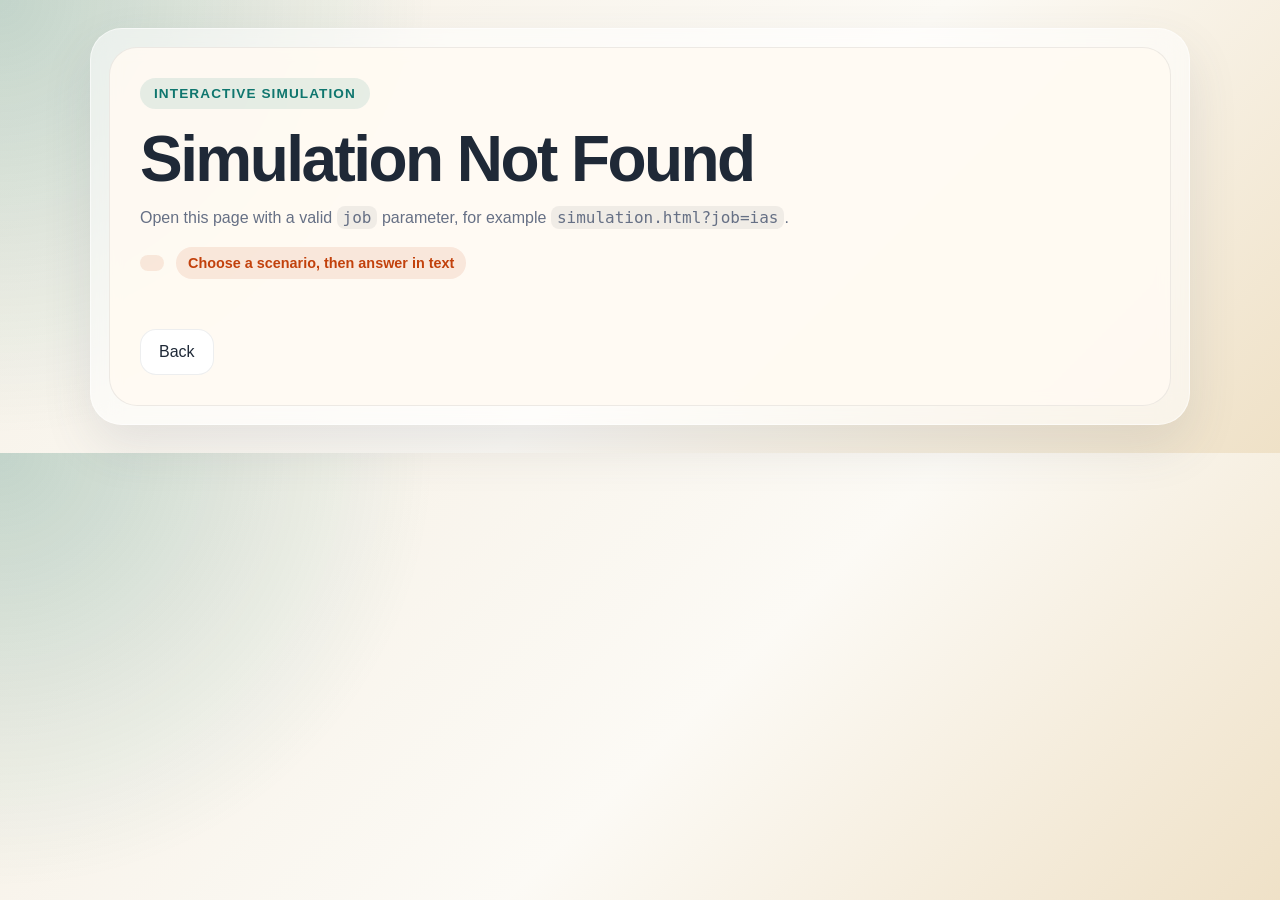
<file: simulation.html>
<!DOCTYPE html>
<html lang="en">
<head>
  <meta charset="UTF-8">
  <meta name="viewport" content="width=device-width, initial-scale=1.0">
  <title>Job Simulation</title>

  <style>
    :root {
      --bg: #f5efe4;
      --surface: rgba(255, 250, 242, 0.9);
      --card: #eef2f7;
      --text: #1f2937;
      --muted: #667085;
      --primary: #0f766e;
      --secondary: #c2410c;
      --border: rgba(31, 41, 55, 0.08);
      --shadow: 0 22px 50px rgba(75, 85, 99, 0.12);
      --good: #166534;
      --good-bg: #dcfce7;
      --mid: #9a3412;
      --mid-bg: #ffedd5;
      --bad: #991b1b;
      --bad-bg: #fee2e2;
    }

    * {
      box-sizing: border-box;
    }

    body {
      margin: 0;
      font-family: "Trebuchet MS", "Aptos", sans-serif;
      background:
        radial-gradient(circle at top left, rgba(15, 118, 110, 0.22), transparent 32%),
        linear-gradient(135deg, #f5efe4, #fcfaf5 55%, #efe1c7);
      color: var(--text);
      padding: 28px 18px;
    }

    .shell {
      max-width: 1100px;
      margin: 0 auto;
      padding: 18px;
      border-radius: 32px;
      background: rgba(255, 255, 255, 0.55);
      border: 1px solid rgba(255, 255, 255, 0.55);
      backdrop-filter: blur(14px);
      box-shadow: var(--shadow);
    }

    .panel {
      padding: 30px;
      border-radius: 28px;
      background: var(--surface);
      border: 1px solid var(--border);
    }

    .eyebrow {
      display: inline-block;
      padding: 8px 14px;
      border-radius: 999px;
      background: rgba(15, 118, 110, 0.1);
      color: var(--primary);
      font-size: 0.85rem;
      font-weight: 700;
      text-transform: uppercase;
      letter-spacing: 0.08em;
      margin-bottom: 18px;
    }

    h1 {
      margin: 0 0 12px;
      font-size: clamp(2.2rem, 5vw, 4rem);
      line-height: 1.02;
      letter-spacing: -0.04em;
    }

    p {
      margin: 0;
      color: var(--muted);
      line-height: 1.7;
      font-size: 1rem;
    }

    .top-meta {
      display: flex;
      flex-wrap: wrap;
      gap: 12px;
      align-items: center;
      margin-top: 16px;
    }

    .chip {
      display: inline-flex;
      align-items: center;
      padding: 8px 12px;
      border-radius: 999px;
      background: rgba(194, 65, 12, 0.1);
      color: var(--secondary);
      font-weight: 700;
      font-size: 0.9rem;
    }

    .grid {
      display: grid;
      gap: 18px;
      margin-top: 28px;
    }

    .scenario-card {
      padding: 22px;
      border-radius: 22px;
      background: #edf0f6;
      border: 2px solid transparent;
      cursor: pointer;
      transition: transform 0.2s ease, border-color 0.2s ease, box-shadow 0.2s ease;
    }

    .scenario-card:hover {
      transform: translateY(-2px);
      box-shadow: 0 14px 30px rgba(148, 163, 184, 0.14);
    }

    .scenario-card.active {
      border-color: rgba(15, 118, 110, 0.35);
      background: linear-gradient(180deg, rgba(220, 252, 231, 0.56), rgba(255, 255, 255, 0.95));
    }

    .scenario-card h3 {
      margin: 0 0 8px;
      font-size: 1.2rem;
    }

    .scenario-card p {
      color: #4b5563;
    }

    .workspace {
      display: none;
      margin-top: 26px;
      padding: 24px;
      border-radius: 24px;
      background: rgba(255, 255, 255, 0.88);
      border: 1px solid var(--border);
      box-shadow: 0 16px 34px rgba(148, 163, 184, 0.12);
    }

    .workspace.active {
      display: block;
    }

    .workspace h2 {
      margin: 0 0 10px;
      font-size: 1.55rem;
      letter-spacing: -0.03em;
    }

    .scenario-box {
      margin-top: 14px;
      padding: 18px;
      border-radius: 18px;
      background: #f8fafc;
      border: 1px solid rgba(31, 41, 55, 0.08);
      color: #374151;
      line-height: 1.7;
    }

    .requirements {
      margin-top: 16px;
      padding: 16px 18px;
      border-radius: 18px;
      background: #fff7ed;
      border: 1px solid rgba(194, 65, 12, 0.16);
    }

    .requirements strong {
      display: block;
      margin-bottom: 8px;
      color: #9a3412;
    }

    .requirements ul {
      margin: 0;
      padding-left: 18px;
      color: #7c2d12;
    }

    label {
      display: block;
      margin: 20px 0 8px;
      font-weight: 700;
    }

    textarea {
      width: 100%;
      min-height: 180px;
      resize: vertical;
      padding: 16px;
      border-radius: 18px;
      border: 1px solid rgba(31, 41, 55, 0.12);
      font: inherit;
      color: var(--text);
      background: white;
      outline: none;
    }

    .code-mode {
      font-family: Consolas, "Courier New", monospace;
      min-height: 260px;
      white-space: pre;
    }

    textarea:focus {
      border-color: rgba(15, 118, 110, 0.4);
      box-shadow: 0 0 0 4px rgba(15, 118, 110, 0.12);
    }

    .actions {
      display: flex;
      flex-wrap: wrap;
      gap: 12px;
      margin-top: 16px;
    }

    button {
      border: none;
      cursor: pointer;
      font: inherit;
      border-radius: 16px;
      padding: 13px 18px;
      transition: transform 0.2s ease;
    }

    button:hover {
      transform: translateY(-1px);
    }

    .primary-btn {
      background: linear-gradient(135deg, var(--primary), #22c55e);
      color: white;
      font-weight: 700;
      box-shadow: 0 14px 28px rgba(15, 118, 110, 0.18);
    }

    .ghost-btn {
      background: white;
      color: var(--text);
      border: 1px solid rgba(31, 41, 55, 0.08);
    }

    .result {
      margin-top: 20px;
      padding: 18px;
      border-radius: 18px;
      line-height: 1.7;
    }

    .result.good {
      background: var(--good-bg);
      color: var(--good);
    }

    .result.mid {
      background: var(--mid-bg);
      color: var(--mid);
    }

    .result.bad {
      background: var(--bad-bg);
      color: var(--bad);
    }

    .result strong {
      display: block;
      margin-bottom: 8px;
      font-size: 1.05rem;
    }

    .feedback-list {
      margin-top: 10px;
      padding-left: 18px;
    }

    .feedback-list li {
      margin-bottom: 6px;
    }

    .preview-box {
      display: none;
      margin-top: 22px;
      padding: 20px;
      border-radius: 20px;
      background: rgba(15, 118, 110, 0.06);
      border: 1px solid rgba(15, 118, 110, 0.16);
    }

    .preview-box.active {
      display: block;
    }

    .preview-box h3 {
      margin: 0 0 10px;
      font-size: 1.2rem;
    }

    .preview-frame {
      width: 100%;
      min-height: 260px;
      margin-top: 12px;
      border: 1px solid rgba(31, 41, 55, 0.12);
      border-radius: 16px;
      background: white;
    }

    .task-box {
      display: none;
      margin-top: 22px;
      padding: 20px;
      border-radius: 20px;
      background: rgba(194, 65, 12, 0.06);
      border: 1px solid rgba(194, 65, 12, 0.14);
    }

    .task-box.active {
      display: block;
    }

    .task-box h3 {
      margin: 0 0 10px;
      font-size: 1.2rem;
    }

    .task-box ul {
      margin: 12px 0 0;
      padding-left: 18px;
      color: #7c2d12;
      line-height: 1.8;
    }

    .back-btn {
      margin-top: 22px;
      background: white;
      color: var(--text);
      border: 1px solid rgba(31, 41, 55, 0.08);
    }

    code {
      font-family: Consolas, monospace;
      background: rgba(15, 23, 42, 0.06);
      padding: 2px 6px;
      border-radius: 8px;
    }

    @media (max-width: 640px) {
      .panel {
        padding: 20px;
      }

      .shell {
        padding: 10px;
      }

      .actions button {
        width: 100%;
      }
    }
  </style>
</head>

<body>
  <div class="shell">
    <section class="panel">
      <div class="eyebrow">Interactive Simulation</div>
      <h1 id="title">Job Simulation</h1>
      <p id="intro">Select a situation and respond like a real professional.</p>

      <div class="top-meta">
        <div id="domainLabel" class="chip" hidden></div>
        <div class="chip">Choose a scenario, then answer in text</div>
      </div>

      <div id="scenarioList" class="grid"></div>

      <div id="workspace" class="workspace">
        <h2 id="selectedTitle">Scenario</h2>
        <p id="selectedDetail"></p>
        <div id="scenarioBox" class="scenario-box"></div>
        <div id="requirementsBox" class="requirements" hidden></div>

        <label id="answerLabel" for="userAnswer">Your response</label>
        <textarea id="userAnswer" placeholder="Write how you would handle this situation. Try to explain your thinking clearly and in steps."></textarea>

        <div class="actions">
          <button class="primary-btn" onclick="judgeAnswer()">Judge my response</button>
          <button class="ghost-btn" onclick="fillStarter()">Use a starter answer</button>
        </div>

        <div id="resultBox"></div>

        <div id="previewBox" class="preview-box">
          <h3>App Preview</h3>
          <p>Your submitted code is rendered below as a live app preview.</p>
          <iframe id="previewFrame" class="preview-frame" title="Program output preview"></iframe>
        </div>

        <div id="taskBox" class="task-box">
          <h3>Practice Tasks</h3>
          <p>Now try improving your program with these small frontend changes.</p>
          <ul id="taskList"></ul>
        </div>
      </div>

      <button class="back-btn" onclick="goBack()">Back</button>
    </section>
  </div>

  <script src="job-simulations.js"></script>
  <script>
    const params = new URLSearchParams(window.location.search);
    const job = params.get("job");

    const title = document.getElementById("title");
    const intro = document.getElementById("intro");
    const scenarioList = document.getElementById("scenarioList");
    const workspace = document.getElementById("workspace");
    const selectedTitle = document.getElementById("selectedTitle");
    const selectedDetail = document.getElementById("selectedDetail");
    const scenarioBox = document.getElementById("scenarioBox");
    const resultBox = document.getElementById("resultBox");
    const domainLabel = document.getElementById("domainLabel");
    const userAnswer = document.getElementById("userAnswer");
    const answerLabel = document.getElementById("answerLabel");
    const requirementsBox = document.getElementById("requirementsBox");
    const previewBox = document.getElementById("previewBox");
    const previewFrame = document.getElementById("previewFrame");
    const taskBox = document.getElementById("taskBox");
    const taskList = document.getElementById("taskList");

    const selected = simulationData[job];
    const selectedDomain = Object.values(simulationDomains).find((domain) => domain.jobs[job]);
    let activeTask = null;
    const isCodeSimulation = job === "web";

    if (selected) {
      title.innerText = selected.title;
      intro.innerText = selected.intro;

      if (selectedDomain) {
        domainLabel.hidden = false;
        domainLabel.innerText = `${selectedDomain.label} domain`;
      }

      scenarioList.innerHTML = selected.tasks.map((task, index) => `
        <div class="scenario-card" onclick="selectScenario(${index})" id="scenario-${index}">
          <h3>${task.title}</h3>
          <p>${task.detail}</p>
        </div>
      `).join("");

      if (selected.tasks.length > 0) {
        selectScenario(0);
      }
    } else {
      title.innerText = "Simulation Not Found";
      intro.innerHTML = `Open this page with a valid <code>job</code> parameter, for example <code>simulation.html?job=ias</code>.`;
      scenarioList.innerHTML = "";
    }

    function selectScenario(index) {
      activeTask = selected.tasks[index];
      document.querySelectorAll(".scenario-card").forEach((card) => card.classList.remove("active"));
      document.getElementById(`scenario-${index}`).classList.add("active");

      selectedTitle.innerText = activeTask.title;
      selectedDetail.innerText = activeTask.detail;
      scenarioBox.innerText = activeTask.scenario;
      userAnswer.value = "";
      resultBox.innerHTML = "";
      previewBox.classList.remove("active");
      previewFrame.srcdoc = "";
      taskBox.classList.remove("active");
      taskList.innerHTML = "";

      if (isCodeSimulation) {
        answerLabel.innerText = "Your code";
        userAnswer.placeholder = "Paste or write your HTML, CSS, and JavaScript here.";
        userAnswer.classList.add("code-mode");
        userAnswer.value = "";
        renderRequirements(activeTask);
      } else {
        answerLabel.innerText = "Your response";
        userAnswer.placeholder = "Write how you would handle this situation. Try to explain your thinking clearly and in steps.";
        userAnswer.classList.remove("code-mode");
        requirementsBox.hidden = true;
      }

      workspace.classList.add("active");
      workspace.scrollIntoView({ behavior: "smooth", block: "start" });
    }

    function fillStarter() {
      if (!activeTask) {
        return;
      }

      if (isCodeSimulation) {
        userAnswer.value = activeTask.starterCode || "";
        return;
      }

      userAnswer.value = "First I would understand the full situation with facts and ground information. Then I would take immediate action to control the problem, coordinate the right departments or teams, and also prepare a longer-term plan so the issue does not repeat. I would communicate clearly with the people affected and monitor the outcome.";
    }

    function judgeAnswer() {
      if (!activeTask) {
        resultBox.innerHTML = `<div class="result bad"><strong>Select a scenario first.</strong>Choose one situation above before submitting your response.</div>`;
        return;
      }

      if (isCodeSimulation) {
        judgeCodeAnswer();
        return;
      }

      const answer = userAnswer.value.trim().toLowerCase();
      const rubric = activeTask.rubric || {};
      let score = 0;
      const matchedAreas = [];
      const missingAreas = [];

      Object.entries(rubric).forEach(([area, keywords]) => {
        const matched = keywords.some((keyword) => answer.includes(keyword));
        if (matched) {
          score += 2;
          matchedAreas.push(area);
        } else {
          missingAreas.push(area);
        }
      });

      if (answer.length < 80) {
        score -= 2;
      }

      let tone = "bad";
      let heading = "Needs more officer-level structure";
      let summary = "Your answer should be clearer, more practical, and better organized.";

      if (score >= 6) {
        tone = "good";
        heading = "Strong response";
        summary = "Your answer shows structured thinking, action, and situational judgment.";
      } else if (score >= 3) {
        tone = "mid";
        heading = "Decent response";
        summary = "Your answer has a good start, but it is missing some important parts.";
      }

      const goodLabels = {
        focus: "problem understanding",
        action: "immediate action",
        planning: "long-term planning",
        people: "coordination and people impact",
        user: "user-centered thinking"
      };

      const strengths = matchedAreas.length
        ? matchedAreas.map((area) => `<li>You covered <strong>${goodLabels[area] || area}</strong>.</li>`).join("")
        : "<li>Your answer needs more clear decision-making points.</li>";

      const improvements = missingAreas.length
        ? missingAreas.map((area) => `<li>Add more about <strong>${goodLabels[area] || area}</strong>.</li>`).join("")
        : "<li>You covered the major dimensions well.</li>";

      resultBox.innerHTML = `
        <div class="result ${tone}">
          <strong>${heading}</strong>
          <div>${summary}</div>
          <div style="margin-top:10px;"><strong>Score:</strong> ${Math.max(score, 0)} / 8</div>
          <ul class="feedback-list">${strengths}</ul>
          <ul class="feedback-list">${improvements}</ul>
        </div>
      `;
    }

    function renderRequirements(task) {
      const required = task.requiredElements || [];
      const bonus = task.bonusElements || [];

      const requiredList = required.map((item) => `<li>${item.label}</li>`).join("");
      const bonusList = bonus.map((item) => `<li>${item.label}</li>`).join("");

      requirementsBox.hidden = false;
      requirementsBox.innerHTML = `
        <strong>What the scanner will look for</strong>
        <ul>${requiredList}</ul>
        ${bonus.length ? `<strong style="margin-top:12px;">Bonus points</strong><ul>${bonusList}</ul>` : ""}
      `;
    }

    function judgeCodeAnswer() {
      const code = userAnswer.value.trim().toLowerCase();
      const required = activeTask.requiredElements || [];
      const bonus = activeTask.bonusElements || [];
      const foundRequired = [];
      const missedRequired = [];
      const foundBonus = [];
      let score = 0;

      required.forEach((item) => {
        const matched = item.keywords.some((keyword) => code.includes(keyword.toLowerCase()));
        if (matched) {
          foundRequired.push(item.label);
          score += 2;
        } else {
          missedRequired.push(item.label);
        }
      });

      bonus.forEach((item) => {
        const matched = item.keywords.some((keyword) => code.includes(keyword.toLowerCase()));
        if (matched) {
          foundBonus.push(item.label);
          score += 1;
        }
      });

      if (code.length < 120) {
        score -= 2;
      }

      let tone = "bad";
      let heading = "The code is missing important pieces";
      let summary = "Your submission needs more of the expected structure, styling, or interaction elements.";

      if (score >= Math.max(7, required.length * 2 - 1)) {
        tone = "good";
        heading = "Strong submission";
        summary = "Your code includes most of the expected elements and looks close to a solid solution.";
      } else if (score >= Math.max(4, required.length)) {
        tone = "mid";
        heading = "Decent submission";
        summary = "Your code has a good base, but some important elements are still missing.";
      }

      const foundList = foundRequired.length
        ? foundRequired.map((item) => `<li>Found <strong>${item}</strong>.</li>`).join("")
        : "<li>The scanner could not find the core required elements yet.</li>";

      const missedList = missedRequired.length
        ? missedRequired.map((item) => `<li>Add <strong>${item}</strong>.</li>`).join("")
        : "<li>You included all required elements.</li>";

      const bonusLine = foundBonus.length
        ? `<ul class="feedback-list">${foundBonus.map((item) => `<li>Bonus detected: <strong>${item}</strong>.</li>`).join("")}</ul>`
        : "";

      resultBox.innerHTML = `
        <div class="result ${tone}">
          <strong>${heading}</strong>
          <div>${summary}</div>
          <div style="margin-top:10px;"><strong>Score:</strong> ${Math.max(score, 0)}</div>
          <ul class="feedback-list">${foundList}</ul>
          <ul class="feedback-list">${missedList}</ul>
          ${bonusLine}
        </div>
      `;
      renderProgramOutput(userAnswer.value);
      renderPracticeTasks();
    }

    function renderProgramOutput(code) {
      const trimmed = code.trim();
      const hasFullDocument = /<html|<!doctype/i.test(trimmed);
      const wrappedCode = hasFullDocument
        ? trimmed
        : `
          <!DOCTYPE html>
          <html lang="en">
          <head>
            <meta charset="UTF-8">
            <meta name="viewport" content="width=device-width, initial-scale=1.0">
            <style>
              body {
                margin: 0;
                padding: 24px;
                font-family: Arial, sans-serif;
                background: #ffffff;
                color: #111827;
              }
            </style>
          </head>
          <body>
            ${trimmed}
          </body>
          </html>
        `;

      previewFrame.srcdoc = wrappedCode;
      previewBox.classList.add("active");
      previewBox.scrollIntoView({ behavior: "smooth", block: "start" });
    }

    function renderPracticeTasks() {
      if (!isCodeSimulation) {
        return;
      }

      const tasks = [
        "Add an input box to the current UI.",
        "Change the font size of the main heading.",
        "Change the background color of the page or main section."
      ];

      if (activeTask.title.toLowerCase().includes("contact form")) {
        tasks[0] = "Add one more input box, such as a phone number or subject field.";
      } else if (activeTask.title.toLowerCase().includes("feature")) {
        tasks[1] = "Increase the font size of the card titles.";
      }

      taskList.innerHTML = tasks.map((task) => `<li>${task}</li>`).join("");
      taskBox.classList.add("active");
    }

    function goBack() {
      window.history.back();
    }
  </script>
</body>
</html>
</file>
<file: styles.css>
:root {
  --bg-top: #f6efe0;
  --bg-bottom: #ead7bd;
  --surface: rgba(255, 250, 242, 0.94);
  --surface-strong: #fff8ee;
  --ink: #1f2a30;
  --muted: #5e6b73;
  --line: rgba(77, 58, 41, 0.14);
  --accent: #d35d2f;
  --accent-deep: #a8431c;
  --gold: #d7aa4e;
  --green: #2f7d4a;
  --warm: #7f502f;
  --shadow: 0 22px 48px rgba(79, 56, 34, 0.14);
}

* {
  box-sizing: border-box;
}

body {
  margin: 0;
  min-height: 100vh;
  font-family: Georgia, "Times New Roman", serif;
  color: var(--ink);
  background:
    radial-gradient(circle at top left, rgba(215, 170, 78, 0.24), transparent 28%),
    linear-gradient(180deg, var(--bg-top) 0%, var(--bg-bottom) 100%);
}

button {
  border: 0;
  border-radius: 8px;
  padding: 0.95rem 1rem;
  font: inherit;
  font-weight: 700;
  color: #fff8ef;
  background: var(--warm);
  cursor: pointer;
  transition: transform 140ms ease, opacity 140ms ease, background 140ms ease;
}

button:hover:enabled {
  transform: translateY(-1px);
}

button:disabled {
  opacity: 0.45;
  cursor: not-allowed;
}

button.secondary {
  background: rgba(39, 53, 62, 0.9);
}

button.accent,
.sim-switch button.active {
  background: var(--accent);
}

.app {
  width: min(1120px, calc(100% - 2rem));
  margin: 0 auto;
  padding: 2rem 0 3rem;
}

.hero {
  display: flex;
  justify-content: space-between;
  align-items: end;
  gap: 1rem;
  margin-bottom: 1.5rem;
}

.sim-switch {
  display: flex;
  gap: 0.75rem;
  flex-wrap: wrap;
}

.eyebrow {
  margin: 0 0 0.5rem;
  color: var(--accent-deep);
  text-transform: uppercase;
  letter-spacing: 0.08em;
  font-size: 0.8rem;
  font-weight: 700;
}

h1,
h2,
h3,
p {
  margin-top: 0;
}

h1 {
  margin-bottom: 0.55rem;
  font-size: clamp(2.2rem, 4vw, 3.6rem);
  line-height: 1;
}

.intro {
  margin-bottom: 0;
  max-width: 58ch;
  color: var(--muted);
  line-height: 1.5;
}

.hidden {
  display: none;
}

.dashboard {
  display: grid;
  grid-template-columns: repeat(12, minmax(0, 1fr));
  gap: 1rem;
}

.panel {
  background: var(--surface);
  border: 1px solid var(--line);
  border-radius: 8px;
  box-shadow: var(--shadow);
  backdrop-filter: blur(8px);
}

.stats {
  grid-column: 1 / -1;
  display: grid;
  grid-template-columns: repeat(4, minmax(0, 1fr));
  gap: 1rem;
  padding: 1rem 1.2rem;
}

.stats span {
  display: block;
  margin-bottom: 0.35rem;
  color: var(--muted);
  font-size: 0.9rem;
}

.stats strong {
  font-size: 1.8rem;
}

.order-panel,
.station-panel,
.analysis-panel,
.log-panel {
  padding: 1.2rem;
}

.order-panel,
.analysis-panel {
  grid-column: span 4;
}

.station-panel {
  grid-column: span 8;
}

.log-panel {
  grid-column: 1 / -1;
}

.panel-header {
  display: flex;
  justify-content: space-between;
  align-items: center;
  gap: 0.8rem;
  margin-bottom: 1rem;
}

.panel-header h2 {
  margin-bottom: 0;
  font-size: 1.2rem;
}

.tag {
  border-radius: 999px;
  padding: 0.35rem 0.75rem;
  font-size: 0.8rem;
  font-weight: 700;
  background: rgba(211, 93, 47, 0.14);
  color: var(--accent-deep);
}

.tag.warm {
  background: rgba(215, 170, 78, 0.18);
  color: #825d11;
}

.tag.neutral {
  background: rgba(47, 125, 74, 0.12);
  color: var(--green);
}

.order-card,
.analysis {
  border-radius: 8px;
  background: var(--surface-strong);
  border: 1px solid var(--line);
  padding: 1rem;
}

.order-card h3 {
  margin-bottom: 0.5rem;
  font-size: 1.45rem;
}

.order-card p,
.analysis {
  color: var(--muted);
  line-height: 1.55;
}

.steps {
  margin: 1rem 0 0;
  padding-left: 1.1rem;
  line-height: 1.85;
}

.brief-notes {
  display: flex;
  flex-wrap: wrap;
  gap: 0.5rem;
  margin-top: 0.85rem;
}

.brief-notes span {
  padding: 0.38rem 0.65rem;
  border-radius: 999px;
  background: rgba(215, 170, 78, 0.14);
  color: #7a5c1a;
  font-size: 0.82rem;
  font-weight: 700;
}

.actions {
  display: grid;
  grid-template-columns: repeat(2, minmax(0, 1fr));
  gap: 0.8rem;
}

.log {
  display: grid;
  gap: 0.75rem;
  max-height: 260px;
  overflow: auto;
}

.log-entry {
  padding: 0.9rem 1rem;
  border-radius: 8px;
  background: rgba(255, 250, 242, 0.75);
  border: 1px solid var(--line);
  line-height: 1.5;
}

.log-entry strong {
  color: var(--accent-deep);
}

.kitchen-scene {
  display: grid;
  grid-template-columns: 180px 1fr 190px;
  gap: 1.25rem;
  align-items: center;
  margin-bottom: 1.2rem;
}

.egg-tray {
  display: flex;
  gap: 0.9rem;
  justify-content: center;
  padding: 1.2rem;
  border-radius: 8px;
  border: 1px solid var(--line);
  background: rgba(255, 248, 237, 0.86);
}

.egg {
  position: relative;
  width: 48px;
  height: 64px;
  border-radius: 50% 50% 44% 44%;
  background: linear-gradient(180deg, #fff5d7 0%, #f4ddad 100%);
  border: 2px solid rgba(111, 84, 46, 0.15);
  transition: transform 180ms ease, opacity 180ms ease;
}

.egg.cracked {
  transform: rotate(16deg) scale(0.9);
  opacity: 0.35;
}

.egg.cracking {
  animation: crack-pop 360ms ease;
}

.crack-mark {
  position: absolute;
  left: 50%;
  top: 36%;
  width: 16px;
  height: 24px;
  transform: translateX(-50%);
  opacity: 0;
}

.crack-mark::before,
.crack-mark::after {
  content: "";
  position: absolute;
  width: 3px;
  height: 100%;
  border-radius: 999px;
  background: rgba(122, 78, 31, 0.85);
}

.crack-mark::before {
  left: 3px;
  transform: rotate(28deg);
}

.crack-mark::after {
  right: 3px;
  transform: rotate(-26deg);
}

.egg.cracked .crack-mark {
  opacity: 1;
}

.stove {
  position: relative;
  padding: 1.3rem 1rem 1rem;
  border-radius: 8px;
  min-height: 220px;
  background: linear-gradient(180deg, #29343b 0%, #1f272c 100%);
  overflow: hidden;
}

.stove.heating::before {
  content: "";
  position: absolute;
  inset: 0;
  background: radial-gradient(circle at 50% 72%, rgba(255, 155, 56, 0.18), transparent 34%);
  opacity: calc(var(--heat-level, 0) * 0.9);
}

.flame {
  position: absolute;
  left: 50%;
  bottom: 56px;
  width: 60px;
  height: 60px;
  transform: translateX(-50%) scale(0);
  border-radius: 50% 50% 40% 40%;
  background: radial-gradient(circle at 50% 35%, #ffe38d 0%, #ff8a37 55%, #d64518 100%);
  opacity: 0;
}

.flame.on {
  transform: translateX(-50%) scale(calc(0.72 + (var(--heat-level, 0) * 0.5)));
  opacity: 1;
}

.pan {
  position: absolute;
  left: 50%;
  bottom: 52px;
  width: min(340px, 90%);
  height: 110px;
  transform: translateX(-50%);
  border-radius: 999px;
  background: linear-gradient(180deg, #4f5960 0%, #283036 100%);
  border: 6px solid #151b1f;
}

.pan::after {
  content: "";
  position: absolute;
  top: 42px;
  right: -110px;
  width: 125px;
  height: 16px;
  border-radius: 999px;
  background: linear-gradient(180deg, #56433b 0%, #2b211d 100%);
}

.omelette {
  position: absolute;
  left: 50%;
  top: 50%;
  z-index: 2;
  width: 60%;
  height: 60%;
  transform: translate(-50%, -50%);
  border-radius: 50%;
  border: 2px solid rgba(255, 241, 173, 0.22);
  box-shadow: 0 0 0 rgba(255, 176, 64, 0);
}

.omelette.raw {
  background: radial-gradient(circle at 40% 40%, #fff2a6 0%, #f5d949 45%, #ebbe31 100%);
  opacity: 0.28;
}

.omelette.mixing {
  background: radial-gradient(circle at 42% 40%, #fff3a4 0%, #f7db63 50%, #eebf34 100%);
  opacity: 0.8;
}

.omelette.cooking {
  background: radial-gradient(circle at 42% 38%, var(--cook-center, #fff1a2) 0%, var(--cook-mid, #f2d25a) 56%, var(--cook-edge, #dba93d) 100%);
  opacity: 1;
  transform: translate(-50%, -50%) scale(calc(1 + (var(--heat-level, 0) * 0.08)));
  filter: saturate(calc(0.95 + (var(--heat-level, 0) * 0.45)));
  box-shadow: 0 0 calc(10px + (var(--heat-level, 0) * 18px)) rgba(255, 176, 64, calc(0.18 + (var(--heat-level, 0) * 0.28)));
}

.omelette.perfect {
  background: radial-gradient(circle at 45% 35%, #ffe78d 0%, #f1cf54 55%, #d7aa39 100%);
}

.omelette.undercooked {
  background: radial-gradient(circle at 45% 35%, #fff3aa 0%, #efd860 48%, #d7bc53 100%);
}

.omelette.overcooked {
  background: radial-gradient(circle at 45% 35%, #d8a847 0%, #9f6927 60%, #6b3f17 100%);
}

.omelette.plated {
  opacity: 0;
}

.plate-area {
  display: flex;
  justify-content: center;
  align-items: center;
}

.plate {
  position: relative;
  width: 160px;
  height: 160px;
  border-radius: 50%;
  background:
    radial-gradient(circle at 50% 45%, #ffffff 0%, #f6efe6 56%, #d8cab8 57%, #f7f1e7 72%, #d7c5b1 100%);
}

.served-omelette {
  position: absolute;
  left: 50%;
  top: 50%;
  width: 0;
  height: 0;
  border-radius: 50%;
  opacity: 0;
  transform: translate(-50%, -50%) scale(0.4);
  transition: width 260ms ease, height 260ms ease, opacity 260ms ease, transform 260ms ease;
}

.served-omelette.visible {
  width: 88px;
  height: 62px;
  opacity: 1;
  transform: translate(-50%, -50%) scale(1);
}

.served-omelette.perfect {
  background: radial-gradient(circle at 45% 35%, #ffe78d 0%, #f1cf54 55%, #d7aa39 100%);
}

.served-omelette.undercooked {
  background: radial-gradient(circle at 45% 35%, #fff3aa 0%, #efd860 48%, #d7bc53 100%);
}

.served-omelette.overcooked {
  background: radial-gradient(circle at 45% 35%, #d8a847 0%, #9f6927 60%, #6b3f17 100%);
}

.design-layout {
  display: grid;
  grid-template-columns: 180px 1fr;
  gap: 1rem;
  margin-bottom: 1.2rem;
}

.furniture-bank {
  display: grid;
  gap: 0.8rem;
}

.furniture-btn {
  display: flex;
  align-items: center;
  gap: 0.75rem;
  padding: 0.85rem;
  text-align: left;
  color: var(--ink);
  background: linear-gradient(180deg, rgba(255, 252, 246, 0.95) 0%, rgba(241, 231, 216, 0.95) 100%);
  border: 1px solid rgba(77, 58, 41, 0.12);
  box-shadow: inset 0 1px 0 rgba(255, 255, 255, 0.75);
}

.furniture-btn.dragging {
  opacity: 0.45;
  transform: scale(0.98);
}

.furniture-btn.selected {
  background: var(--accent);
  color: #fff9f2;
}

.furniture-btn.placed:not(.selected) {
  background: linear-gradient(180deg, rgba(226, 240, 227, 0.95) 0%, rgba(201, 224, 204, 0.95) 100%);
}

.furniture-btn:disabled {
  opacity: 0.6;
}

.furniture-icon {
  flex: 0 0 auto;
  width: 44px;
  height: 44px;
  border-radius: 8px;
  background: rgba(127, 80, 47, 0.12);
  position: relative;
}

.furniture-copy {
  display: grid;
  gap: 0.2rem;
}

.furniture-copy strong,
.furniture-copy small {
  display: block;
}

.furniture-copy small {
  color: inherit;
  opacity: 0.72;
}

.furniture-bed .furniture-icon::before {
  content: "";
  position: absolute;
  left: 7px;
  right: 7px;
  top: 16px;
  height: 16px;
  border-radius: 6px;
  background: #c88f62;
  box-shadow: 0 -8px 0 0 #e7c5a3 inset;
}

.furniture-wardrobe .furniture-icon::before {
  content: "";
  position: absolute;
  left: 10px;
  top: 7px;
  width: 24px;
  height: 30px;
  border-radius: 5px;
  background: #9e7451;
  box-shadow: inset -2px 0 0 rgba(73, 46, 26, 0.3);
}

.furniture-fan .furniture-icon::before {
  content: "";
  position: absolute;
  left: 20px;
  top: 8px;
  width: 4px;
  height: 28px;
  background: #72645b;
  border-radius: 999px;
  box-shadow:
    -12px 7px 0 -1px #b9c2c8,
    12px 7px 0 -1px #b9c2c8,
    0 14px 0 -1px #b9c2c8;
}

.furniture-lamp .furniture-icon::before {
  content: "";
  position: absolute;
  left: 16px;
  top: 8px;
  width: 12px;
  height: 12px;
  border-radius: 50% 50% 35% 35%;
  background: #e3ba59;
  box-shadow: 0 14px 0 -4px #6f5a4c, 0 23px 0 -1px #6f5a4c;
}

.furniture-stairs .furniture-icon::before {
  content: "";
  position: absolute;
  left: 8px;
  bottom: 8px;
  width: 28px;
  height: 22px;
  background:
    linear-gradient(180deg, transparent 0 30%, #8d6b52 30% 45%, transparent 45% 55%, #8d6b52 55% 70%, transparent 70% 80%, #8d6b52 80% 100%);
  border-radius: 4px;
}

.furniture-curtains .furniture-icon::before {
  content: "";
  position: absolute;
  left: 8px;
  top: 8px;
  width: 28px;
  height: 24px;
  border-radius: 4px;
  background:
    linear-gradient(90deg, #c18d69 0 45%, #e1b79d 45% 55%, #c18d69 55% 100%);
}

.room-board {
  position: relative;
  min-height: 360px;
  padding: 1rem;
  border-radius: 8px;
  background:
    linear-gradient(180deg, #d4e7f7 0 20%, #f6eee3 20% 60%, #d9bf9f 60% 100%);
  border: 1px solid var(--line);
  overflow: hidden;
}

.window-label {
  position: absolute;
  top: 0.55rem;
  left: 50%;
  transform: translateX(-50%);
  font-size: 0.85rem;
  color: #305577;
  font-weight: 700;
}

.door-label {
  position: absolute;
  bottom: 0.45rem;
  right: 1rem;
  font-size: 0.8rem;
  color: #705743;
  font-weight: 700;
}

.drop-spot {
  position: relative;
  position: absolute;
  z-index: 1;
  border: 1px dashed rgba(77, 58, 41, 0.22);
  background: rgba(255, 251, 246, 0.44);
  color: rgba(31, 42, 48, 0.72);
  font-size: 0.72rem;
  font-weight: 700;
  padding: 0.35rem 0.45rem;
}

.drop-spot:hover,
.drop-spot.active-target {
  border-color: var(--accent);
  background: rgba(255, 235, 219, 0.72);
}

.drop-spot.drag-over {
  border-color: #2f7d4a;
  background: rgba(214, 241, 220, 0.9);
  box-shadow: 0 0 0 2px rgba(47, 125, 74, 0.18);
}

.spot-window-left {
  top: 2.7rem;
  left: 1rem;
  width: 26%;
  height: 22%;
}

.spot-window-center {
  top: 2.7rem;
  left: 37%;
  width: 26%;
  height: 22%;
}

.spot-window-right {
  top: 2.7rem;
  right: 1rem;
  width: 26%;
  height: 22%;
}

.spot-center-left {
  top: 33%;
  left: 1.4rem;
  width: 24%;
  height: 20%;
}

.spot-center {
  top: 37%;
  left: 38%;
  width: 24%;
  height: 18%;
}

.spot-center-right {
  top: 33%;
  right: 1.4rem;
  width: 24%;
  height: 20%;
}

.spot-floor-left {
  bottom: 1.2rem;
  left: 1.6rem;
  width: 26%;
  height: 18%;
}

.spot-floor-center {
  bottom: 1rem;
  left: 37%;
  width: 26%;
  height: 18%;
}

.spot-floor-right {
  bottom: 1.2rem;
  right: 1.6rem;
  width: 26%;
  height: 18%;
}

.placed-items-layer {
  position: absolute;
  inset: 0;
  pointer-events: none;
}

.placed-item {
  position: absolute;
  display: flex;
  align-items: end;
  justify-content: center;
  color: var(--ink);
  font-size: 0.78rem;
  font-weight: 700;
  text-shadow: 0 1px 0 rgba(255, 255, 255, 0.75);
}

.placed-item::before {
  content: "";
  position: absolute;
}

.placed-item.bed {
  width: 96px;
  height: 62px;
}

.placed-item.bed::before {
  inset: 6px 10px 18px 10px;
  border-radius: 12px;
  background: linear-gradient(180deg, #efd5b7 0%, #c7895f 100%);
  box-shadow: inset 0 10px 0 rgba(255, 246, 231, 0.7);
}

.placed-item.lamp {
  width: 42px;
  height: 72px;
}

.placed-item.lamp::before {
  left: 11px;
  top: 8px;
  width: 20px;
  height: 18px;
  border-radius: 50% 50% 30% 30%;
  background: #eac96a;
  box-shadow: 8px 20px 0 -8px #6a594d, 8px 32px 0 -7px #6a594d;
}

.placed-item.fan {
  width: 58px;
  height: 58px;
}

.placed-item.fan::before {
  left: 25px;
  top: 4px;
  width: 8px;
  height: 46px;
  border-radius: 999px;
  background: #6f6f72;
  box-shadow:
    -17px 10px 0 -3px #c4cbd1,
    17px 10px 0 -3px #c4cbd1,
    0 18px 0 -3px #c4cbd1;
}

.placed-item.stairs {
  width: 84px;
  height: 68px;
}

.placed-item.stairs::before {
  left: 8px;
  bottom: 16px;
  width: 58px;
  height: 36px;
  border-radius: 6px;
  background:
    linear-gradient(180deg, transparent 0 24%, #977358 24% 40%, transparent 40% 52%, #977358 52% 68%, transparent 68% 80%, #977358 80% 100%);
}

.placed-item.curtains {
  width: 96px;
  height: 58px;
}

.placed-item.curtains::before {
  left: 8px;
  top: 2px;
  width: 80px;
  height: 42px;
  border-radius: 8px;
  background:
    linear-gradient(90deg, #c5906c 0 42%, #efd4c2 42% 58%, #c5906c 58% 100%);
}

@keyframes crack-pop {
  0% { transform: translateY(0) scale(1); }
  35% { transform: translateY(-6px) scale(1.08); }
  100% { transform: translateY(0) scale(1); }
}

@media (max-width: 940px) {
  .hero {
    flex-direction: column;
    align-items: start;
  }

  .stats {
    grid-template-columns: repeat(2, minmax(0, 1fr));
  }

  .order-panel,
  .station-panel,
  .analysis-panel {
    grid-column: 1 / -1;
  }
}

@media (max-width: 660px) {
  .app {
    width: min(100% - 1rem, 1120px);
    padding-top: 1rem;
  }

  .stats,
  .actions,
  .kitchen-scene,
  .design-layout {
    grid-template-columns: 1fr;
  }
}
</file>
<file: styles (1).css>
:root {
  --bg: #f4efe6;
  --panel: rgba(255, 250, 242, 0.88);
  --ink: #1f1a17;
  --muted: #6a5f57;
  --line: rgba(31, 26, 23, 0.12);
  --accent: #c75c32;
  --accent-strong: #8f3918;
  --success: #206c52;
  --warning: #9b5d16;
  --shadow: 0 20px 60px rgba(60, 40, 20, 0.12);
  --radius-xl: 28px;
  --radius-lg: 20px;
  --radius-md: 14px;
  --font-display: "Georgia", "Times New Roman", serif;
  --font-body: "Segoe UI", Tahoma, Geneva, Verdana, sans-serif;
  --font-code: Consolas, "Courier New", monospace;
}

* {
  box-sizing: border-box;
}

body {
  margin: 0;
  min-height: 100vh;
  font-family: var(--font-body);
  color: var(--ink);
  background:
    radial-gradient(circle at top left, rgba(199, 92, 50, 0.18), transparent 28%),
    radial-gradient(circle at bottom right, rgba(32, 108, 82, 0.14), transparent 24%),
    linear-gradient(135deg, #f6f1e8, #efe4d2 55%, #f8f4ee);
}

button,
textarea {
  font: inherit;
}

.page-shell {
  width: min(1380px, calc(100% - 32px));
  margin: 0 auto;
  padding: 28px 0 40px;
}

.hero,
.brief-card,
.editor-panel,
.preview-panel,
.submission-panel {
  border: 1px solid var(--line);
  background: var(--panel);
  box-shadow: var(--shadow);
  backdrop-filter: blur(14px);
}

.hero {
  display: flex;
  justify-content: space-between;
  gap: 24px;
  align-items: end;
  padding: 30px;
  border-radius: 30px;
  margin-bottom: 22px;
}

.hero h1,
.panel-heading h2 {
  margin: 0;
  font-family: var(--font-display);
  letter-spacing: -0.03em;
}

.hero h1 {
  font-size: clamp(2.3rem, 5vw, 4.2rem);
  line-height: 0.95;
  margin-top: 10px;
}

.hero-copy,
.brief-card p,
.report p,
.analysis-list li {
  color: var(--muted);
  line-height: 1.6;
}

.eyebrow {
  margin: 0;
  text-transform: uppercase;
  letter-spacing: 0.24em;
  font-size: 0.74rem;
  color: var(--accent-strong);
  font-weight: 700;
}

.hero-scorecard {
  min-width: 230px;
  padding: 18px 20px;
  border-radius: 22px;
  background: linear-gradient(160deg, rgba(31, 26, 23, 0.92), rgba(76, 44, 27, 0.95));
  color: #fff8f2;
}

.hero-scorecard span {
  display: block;
  font-size: 0.8rem;
  opacity: 0.72;
  text-transform: uppercase;
  letter-spacing: 0.18em;
}

.hero-scorecard strong {
  display: block;
  margin-top: 10px;
  font-size: 1.3rem;
  line-height: 1.2;
}

.workspace {
  display: grid;
  gap: 22px;
}

.brief-panel,
.editor-panel,
.preview-panel,
.submission-panel {
  border-radius: var(--radius-xl);
  padding: 24px;
}

.brief-card {
  border-radius: 22px;
  padding: 22px;
}

.editor-preview-grid {
  display: grid;
  grid-template-columns: minmax(0, 1.08fr) minmax(0, 0.92fr);
  gap: 22px;
}

.panel-heading {
  display: flex;
  justify-content: space-between;
  gap: 16px;
  align-items: center;
  margin-bottom: 18px;
}

.panel-heading h2 {
  font-size: 1.55rem;
}

.primary-button,
.ghost-button {
  border: none;
  cursor: pointer;
  border-radius: 999px;
  padding: 12px 18px;
  font-weight: 700;
  transition: transform 160ms ease, box-shadow 160ms ease, background 160ms ease;
}

.primary-button {
  background: linear-gradient(135deg, var(--accent), #f09a58);
  color: #fffaf4;
  box-shadow: 0 10px 30px rgba(199, 92, 50, 0.26);
}

.ghost-button {
  background: rgba(31, 26, 23, 0.06);
  color: var(--ink);
}

.primary-button:hover,
.ghost-button:hover {
  transform: translateY(-1px);
}

.task-list,
.analysis-list,
.status-list {
  margin: 0;
  padding-left: 20px;
}

.task-list li,
.analysis-list li,
.status-list li {
  margin: 10px 0;
}

.task-list code {
  background: rgba(31, 26, 23, 0.06);
  padding: 2px 6px;
  border-radius: 999px;
  font-family: var(--font-code);
}

.editor-stack {
  display: grid;
  gap: 12px;
}

.editor-label {
  font-size: 0.88rem;
  font-weight: 700;
  color: var(--accent-strong);
}

textarea {
  width: 100%;
  min-height: 260px;
  resize: vertical;
  border-radius: 18px;
  border: 1px solid rgba(31, 26, 23, 0.12);
  padding: 16px;
  background: #201a1a;
  color: #f8f0e5;
  font-family: var(--font-code);
  font-size: 0.95rem;
  line-height: 1.5;
  box-shadow: inset 0 1px 0 rgba(255, 255, 255, 0.04);
}

textarea:focus {
  outline: 2px solid rgba(199, 92, 50, 0.28);
  border-color: rgba(199, 92, 50, 0.35);
}

.preview-pill {
  padding: 8px 12px;
  border-radius: 999px;
  background: rgba(32, 108, 82, 0.12);
  color: var(--success);
  font-weight: 700;
  font-size: 0.8rem;
}

#previewFrame {
  width: 100%;
  min-height: 640px;
  border: 1px solid rgba(31, 26, 23, 0.12);
  border-radius: 24px;
  background: white;
}

.report {
  border: 1px dashed rgba(31, 26, 23, 0.14);
  border-radius: 22px;
  padding: 22px;
  background: rgba(255, 255, 255, 0.42);
}

.report.empty {
  text-align: center;
}

.report-grid {
  display: grid;
  grid-template-columns: repeat(3, minmax(0, 1fr));
  gap: 14px;
  margin-bottom: 18px;
}

.stat-card {
  padding: 18px;
  border-radius: 18px;
  background: #fffaf4;
  border: 1px solid rgba(31, 26, 23, 0.08);
}

.stat-card span {
  display: block;
  font-size: 0.82rem;
  text-transform: uppercase;
  letter-spacing: 0.16em;
  color: var(--muted);
}

.stat-card strong {
  display: block;
  margin-top: 10px;
  font-size: 2rem;
  font-family: var(--font-display);
}

.status-section {
  display: grid;
  grid-template-columns: repeat(2, minmax(0, 1fr));
  gap: 16px;
  margin-bottom: 16px;
}

.status-card {
  padding: 18px;
  border-radius: 18px;
  border: 1px solid rgba(31, 26, 23, 0.08);
}

.status-card.completed {
  background: rgba(32, 108, 82, 0.09);
}

.status-card.missed {
  background: rgba(155, 93, 22, 0.09);
}

.analysis-title {
  margin: 18px 0 8px;
  font-family: var(--font-display);
  font-size: 1.35rem;
}

@media (max-width: 980px) {
  .editor-preview-grid,
  .report-grid,
  .status-section {
    grid-template-columns: 1fr;
  }

  .hero,
  .panel-heading {
    flex-direction: column;
    align-items: stretch;
  }

  #previewFrame {
    min-height: 520px;
  }
}
</file>
